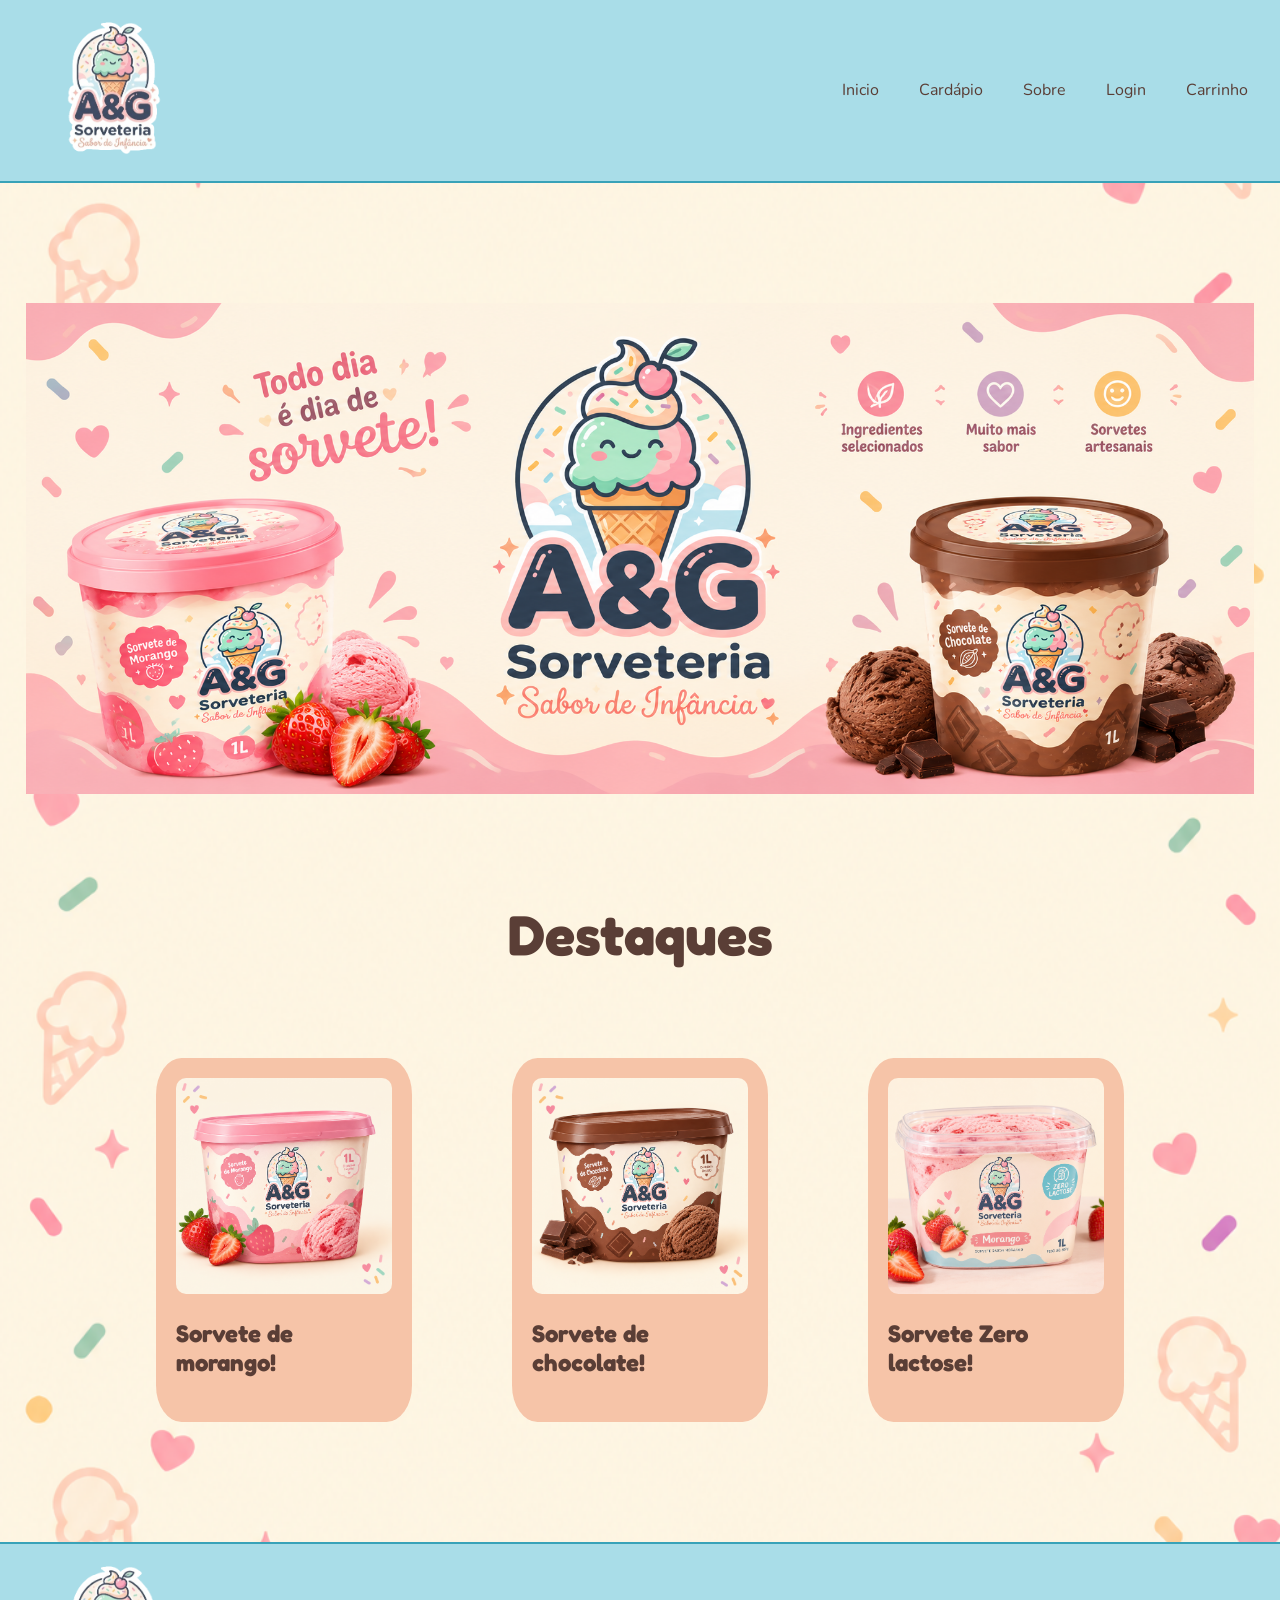
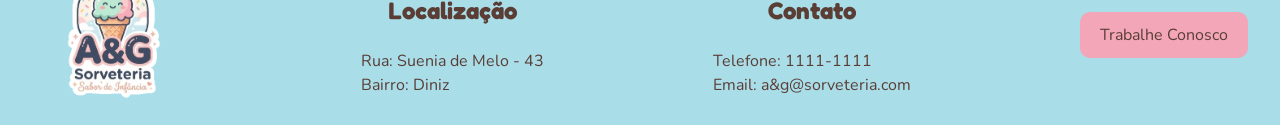
<file: index.html>
<!DOCTYPE html>
<html lang="pt-br">
<head>
    <meta charset="UTF-8">
    <meta name="viewport" content="width=device-width, initial-scale=1.0">
    <title>A&G sorveteria</title>
    <link rel="icon" type="imagem/png" href="imagens/Logo.png">
    <link rel="stylesheet" href="css/style.css">
</head>
<body>
    <header class="cabecalho">
        
        <img class="logo" src="imagens/Logo.png" alt="logo da A&G sorveteria">
        
        <nav class="navegacao">
            <ul>
                <li><a href="index.html">Inicio</a></li>
                <li><a href="paginas/Cardapio.html">Cardápio</a></li>
                <li><a href="paginas/Sobre.html">Sobre</a></li>
                <li><a href="paginas/Login.html">Login</a></li>
                <li><a href="paginas/Carrinho.html">Carrinho</a></li>
            </ul>
        </nav>
    </header>

    <main class="principal">

        <img class="banner" src="imagens/banner.png" alt="banner da A&G Sorveteria">


        <section class="destaques">
            <h1>Destaques</h1>

            <div class="cards">
                <a href="paginas/Produtos/Morango1l.html">
                    <article>
                        <img src="imagens/morango1l.png" alt="imagem de sorvete">
                        <h2>Sorvete de morango!</h2>
                    </article>
                </a>

                <a href="paginas/Produtos/Chocolate1l.html">
                    <article>
                        <img src="imagens/chocolate1l.png" alt="imagem de sorvete">
                        <h2>Sorvete de chocolate!</h2>
                    </article>
                </a>

                <a href="paginas/Produtos/Morango0.html">
                    <article>
                        <img src="imagens/morango0.png" alt="imagem de sorvete">
                        <h2>Sorvete Zero lactose!</h2>
                    </article>
                </a>
            </div>
        </section>
    </main>

    <footer class="rodape">
        <img class="logo" src="imagens/Logo.png" alt="logo da A%G sorveteria">

        <section>
            <h2>Localização</h2>
            <p>Rua: Suenia de Melo - 43</p>
            <p>Bairro: Diniz</p>
        </section>

        <section>
            <h2>Contato</h2>
            <p>Telefone: 1111-1111</p>
            <p>Email: a&g@sorveteria.com</p>
        </section>

        <a class="botao" href="paginas/Trabalhe.html">Trabalhe Conosco</a>

    </footer>

    <script src="js/script.js"></script>
</body>
</html>
</file>
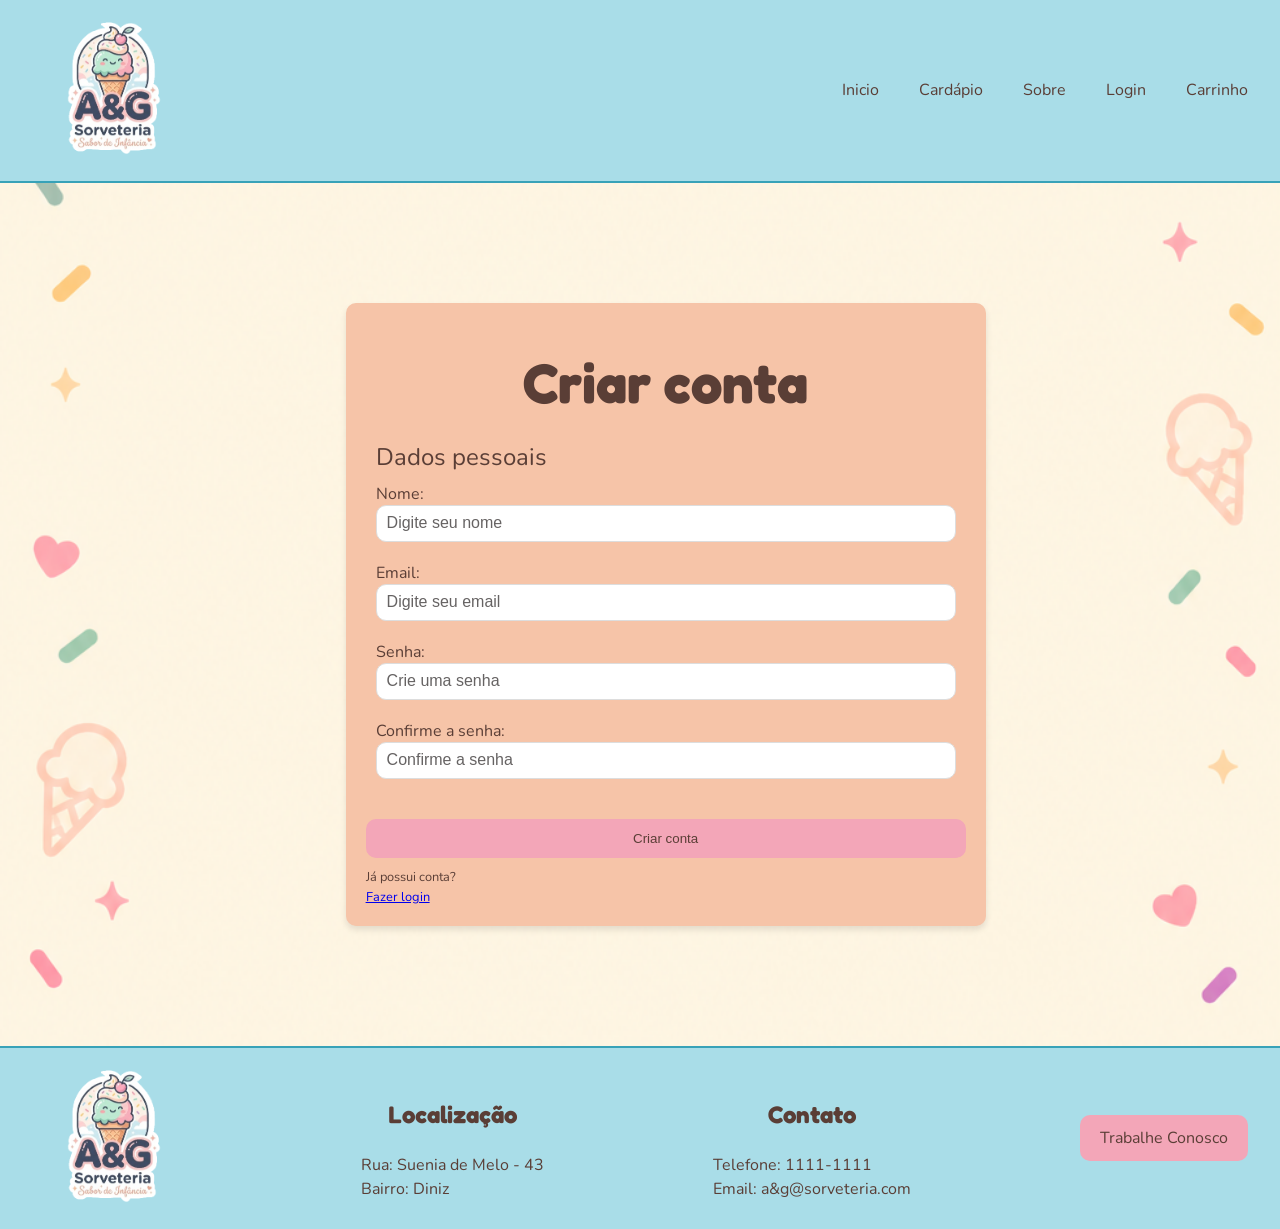
<file: paginas/Cadastro.html>
<!DOCTYPE html>
<html lang="pt-br">
<head>
    <meta charset="UTF-8">
    <meta name="viewport" content="width=device-width, initial-scale=1.0">
    <title>A&G Sorveteria</title>
    <link rel="icon" type="imagem/png" href="../imagens/Logo.png">
    <link rel="stylesheet" href="../css/style.css">

</head>
<body>
    <header class="cabecalho">
        
        <img class="logo" src="../imagens/Logo.png" alt="logo da A&G sorveteria">
        
        <nav class="navegacao">
            <ul>
                <li><a href="../index.html">Inicio</a></li>
                <li><a href="Cardapio.html">Cardápio</a></li>
                <li><a href="Sobre.html">Sobre</a></li>
                <li><a href="Login.html">Login</a></li>
                <li><a href="Carrinho.html">Carrinho</a></li>
            </ul>
        </nav>
    </header>

    <main class="aba_cadastro">
        <section class="cadastro">
            <h1>Criar conta</h1>
            <form class="fazer_cadastro" id="form_cadastro">
                <fieldset>
                    <legend>Dados pessoais</legend>
                
                    <label for="nome">Nome:</label>
                    <input id="nome" name="nome" type="text" placeholder="Digite seu nome" required>

                    <label for="email">Email:</label>
                    <input id="email" name="email" type="email" placeholder="Digite seu email" required>

                    <label for="senha">Senha:</label>
                    <input id="senha" name="senha" type="password" placeholder="Crie uma senha" minlength="4" required>

                    <label for="confirma">Confirme a senha:</label>
                    <input id="confirma" name="confirma" type="password" placeholder="Confirme a senha" minlength="4" required>
                    <div id="erro" class="mensagem_erro"></div>
                </fieldset>
                <button type="submit" class="botao">Criar conta</button>
                
            </form>
            <div class="entrar">
                <p>Já possui conta?</p>
                <a href="Login.html">Fazer login</a>
            </div>

        </section>
    </main>
    
    <footer class="rodape">
        <img class="logo" src="../imagens/Logo.png" alt="logo da A%G sorveteria">

        <section>
            <h2>Localização</h2>
            <p>Rua: Suenia de Melo - 43</p>
            <p>Bairro: Diniz</p>
        </section>

        <section>
            <h2>Contato</h2>
            <p>Telefone: 1111-1111</p>
            <p>Email: a&g@sorveteria.com</p>
        </section>

        <a class="botao" href="Trabalhe.html">Trabalhe Conosco</a>
    </footer>

    <script src="../js/script.js"></script>
</body>
</html>
</file>
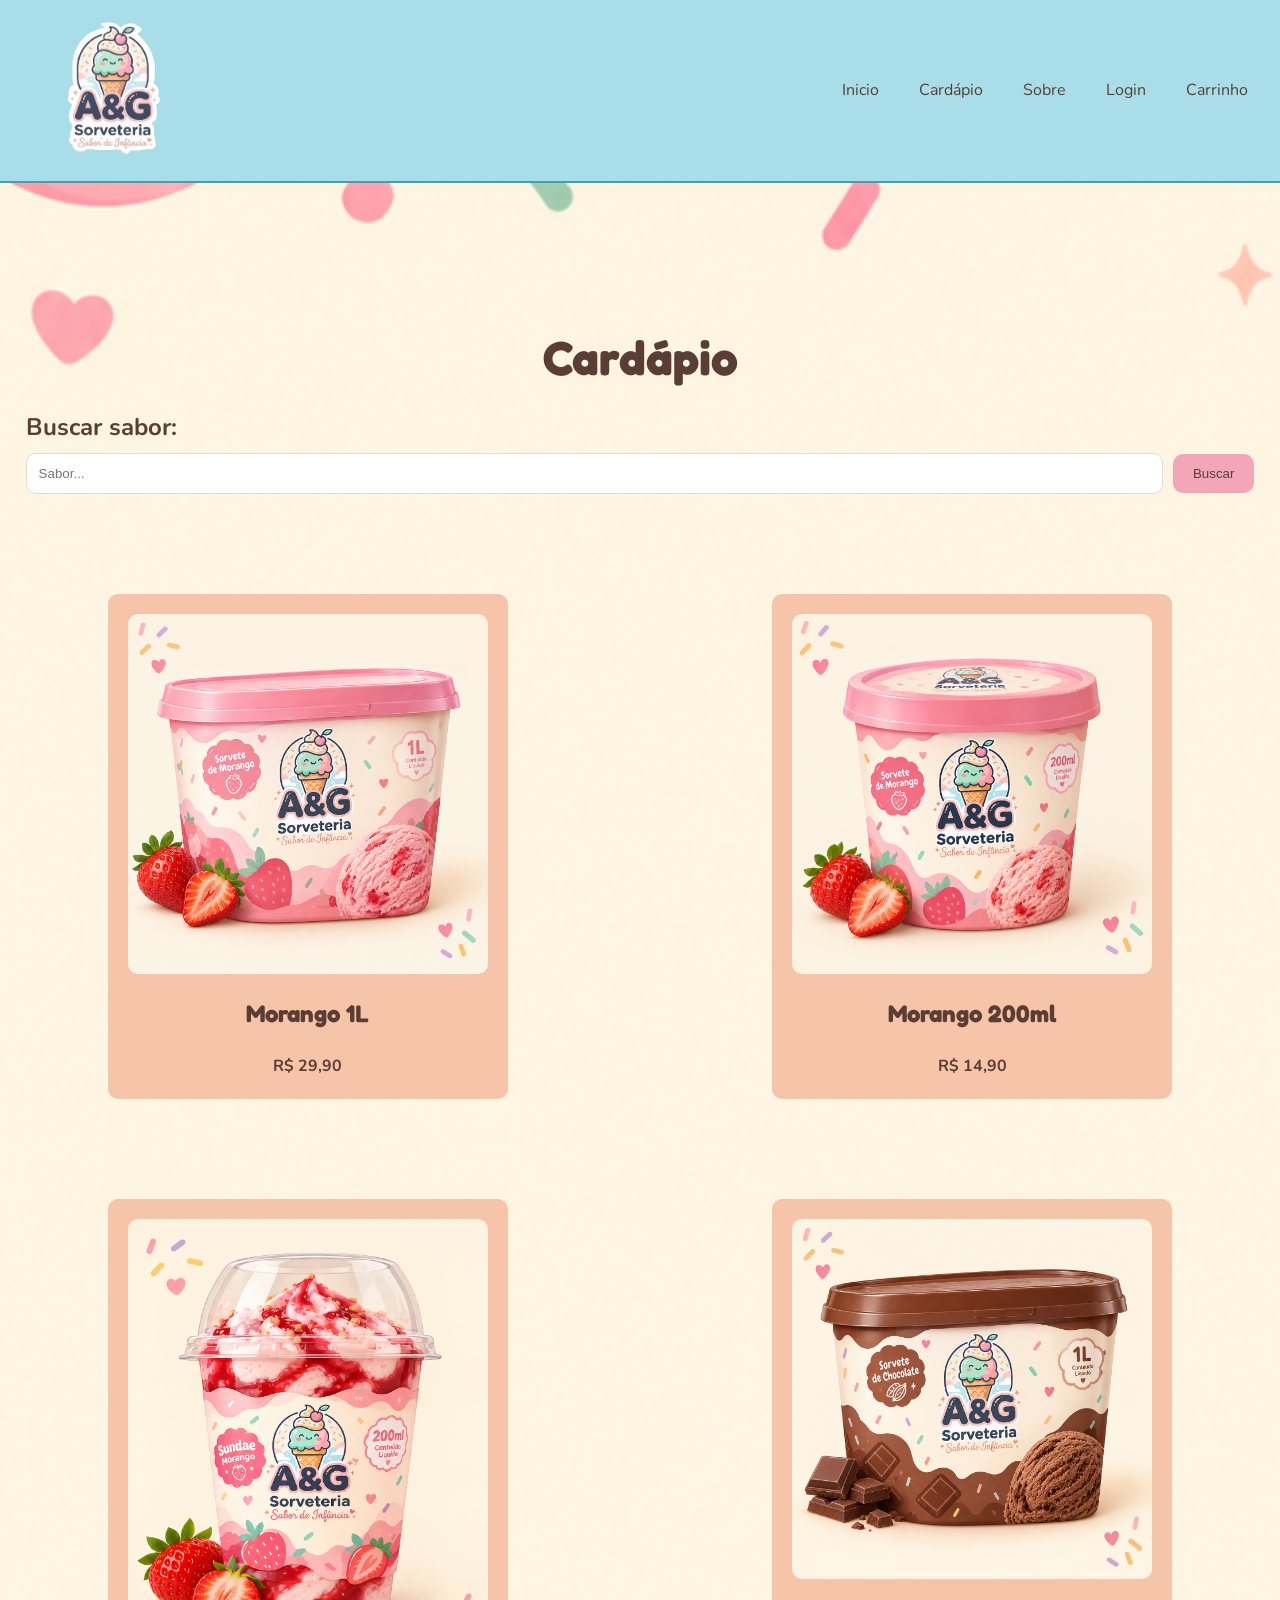
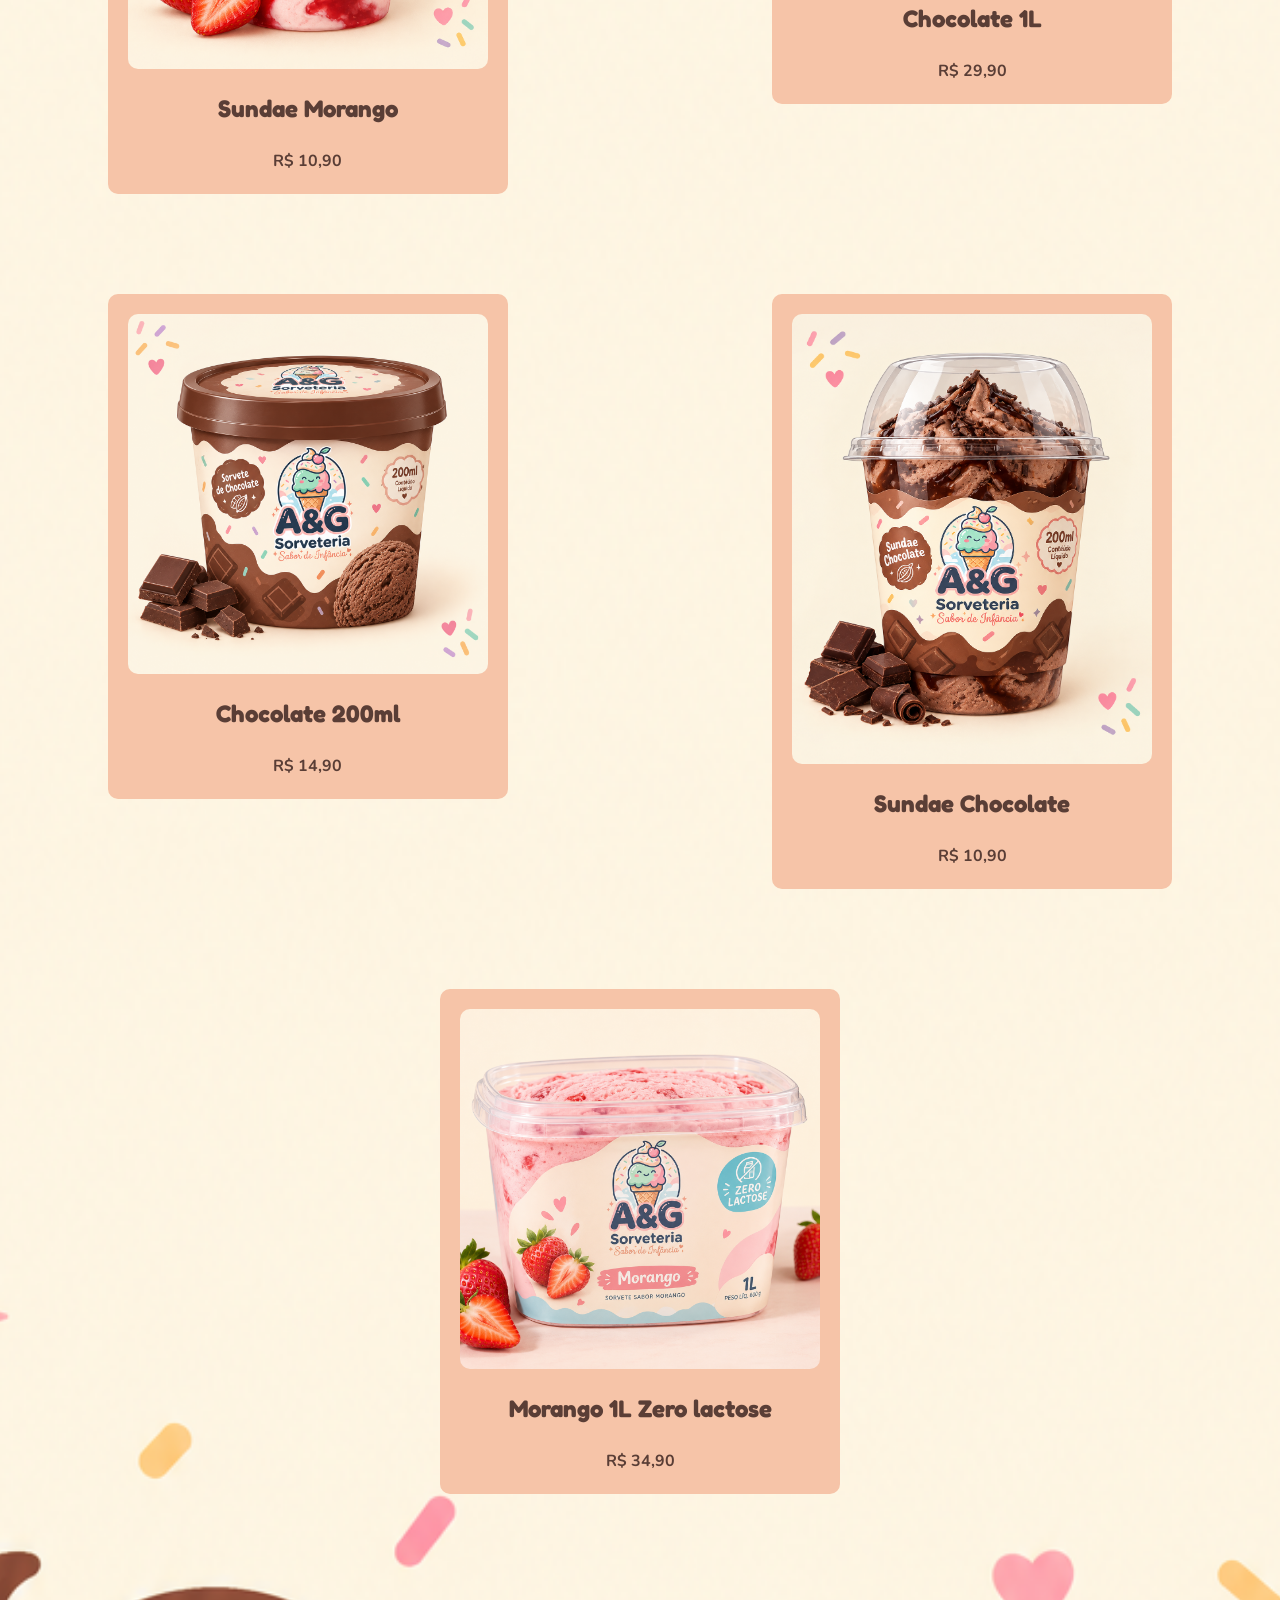
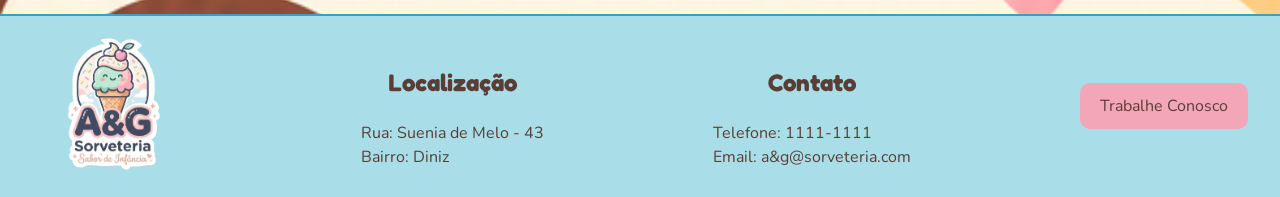
<file: paginas/Cardapio.html>
<!DOCTYPE html>
<html lang="pt-br">
<head>
    <meta charset="UTF-8">
    <meta name="viewport" content="width=device-width, initial-scale=1.0">
    <title>A&G Sorveteria</title>
    <link rel="icon" type="imagem/png" href="../imagens/Logo.png">
    <link rel="stylesheet" href="../css/style.css">
</head>
<body>
    <header class="cabecalho">
        
        <img class="logo" src="../imagens/Logo.png" alt="logo da A&G sorveteria">
        
        <nav class="navegacao">
            <ul>
                <li><a href="../index.html">Inicio</a></li>
                <li><a href="Cardapio.html">Cardápio</a></li>
                <li><a href="Sobre.html">Sobre</a></li>
                <li><a href="Login.html">Login</a></li>
                <li><a href="Carrinho.html">Carrinho</a></li>
            </ul>
        </nav>
    </header>

    <main>
        <section class="cardapio">
            <h1>Cardápio</h1>

            <form class="busca">
                <label for="pesquisa">Buscar sabor:</label>
                <input type="search" id="pesquisa" placeholder="Sabor...">
                <button type="submit" class="botao">Buscar</button>
            </form>

            <div class="sabores">
                <a class="produto-card" href="Produtos/Morango1l.html">
                    <article>
                        <img src="../imagens/morango1l.png" alt="Sorvete de morango de 1 Litro">
                        <div>
                            <h2>Morango 1L</h2>
                            <p>R$ 29,90</p>
                        </div>
                    </article>
                </a>

                <a class="produto-card" href="Produtos/Morango.html">
                    <article>
                        <img src="../imagens/morango.png" alt="Sorvete de morango de 200ml">
                        <div>
                            <h2>Morango 200ml</h2>
                            <p>R$ 14,90</p>
                        </div>
                    </article>
                </a>

                <a class="produto-card" href="Produtos/sundae_morango.html">
                    <article>
                        <img src="../imagens/sundae_morango.png" alt="Sundae de morango">
                        <div>
                            <h2>Sundae Morango</h2>
                            <p>R$ 10,90</p>
                        </div>
                    </article>
                </a>

                <a class="produto-card" href="Produtos/Chocolate1l.html">
                    <article>
                        <img src="../imagens/chocolate1l.png" alt="Sorvete de chocolate de 1 Litro">
                        <div>
                            <h2>Chocolate 1L</h2>
                            <p>R$ 29,90</p>
                        </div>
                    </article>
                </a>

                <a class="produto-card" href="Produtos/Chocolate.html">
                    <article>
                        <img src="../imagens/chocolate.png" alt="Sorvete de chocolate de 200ml">
                        <div>
                            <h2>Chocolate 200ml</h2>
                            <p>R$ 14,90</p>
                        </div>
                    </article>
                </a>

                <a class="produto-card" href="Produtos/sundae_chocolate.html">
                    <article>
                        <img src="../imagens/sundae_chocolate.png" alt="Sundae de chocolate">
                        <div>
                            <h2>Sundae Chocolate</h2>
                            <p>R$ 10,90</p>
                        </div>
                    </article>
                </a>

                <a class="produto-card" href="Produtos/Morango0.html">
                    <article>
                        <img src="../imagens/morango0.png" alt="Sorvete de morango de 1 Litro zero lactose">
                        <div>
                            <h2>Morango 1L Zero lactose</h2>
                            <p>R$ 34,90</p>
                        </div>
                    </article>
                </a>
            </div>

        </section>

    </main>
    
    <footer class="rodape">
        <img class="logo" src="../imagens/Logo.png" alt="logo da A%G sorveteria">

        <section>
            <h2>Localização</h2>
            <p>Rua: Suenia de Melo - 43</p>
            <p>Bairro: Diniz</p>
        </section>

        <section>
            <h2>Contato</h2>
            <p>Telefone: 1111-1111</p>
            <p>Email: a&g@sorveteria.com</p>
        </section>

        <a class="botao" href="Trabalhe.html">Trabalhe Conosco</a>

    </footer>

    <script src="../js/script.js"></script>
</body>
</html>
</file>
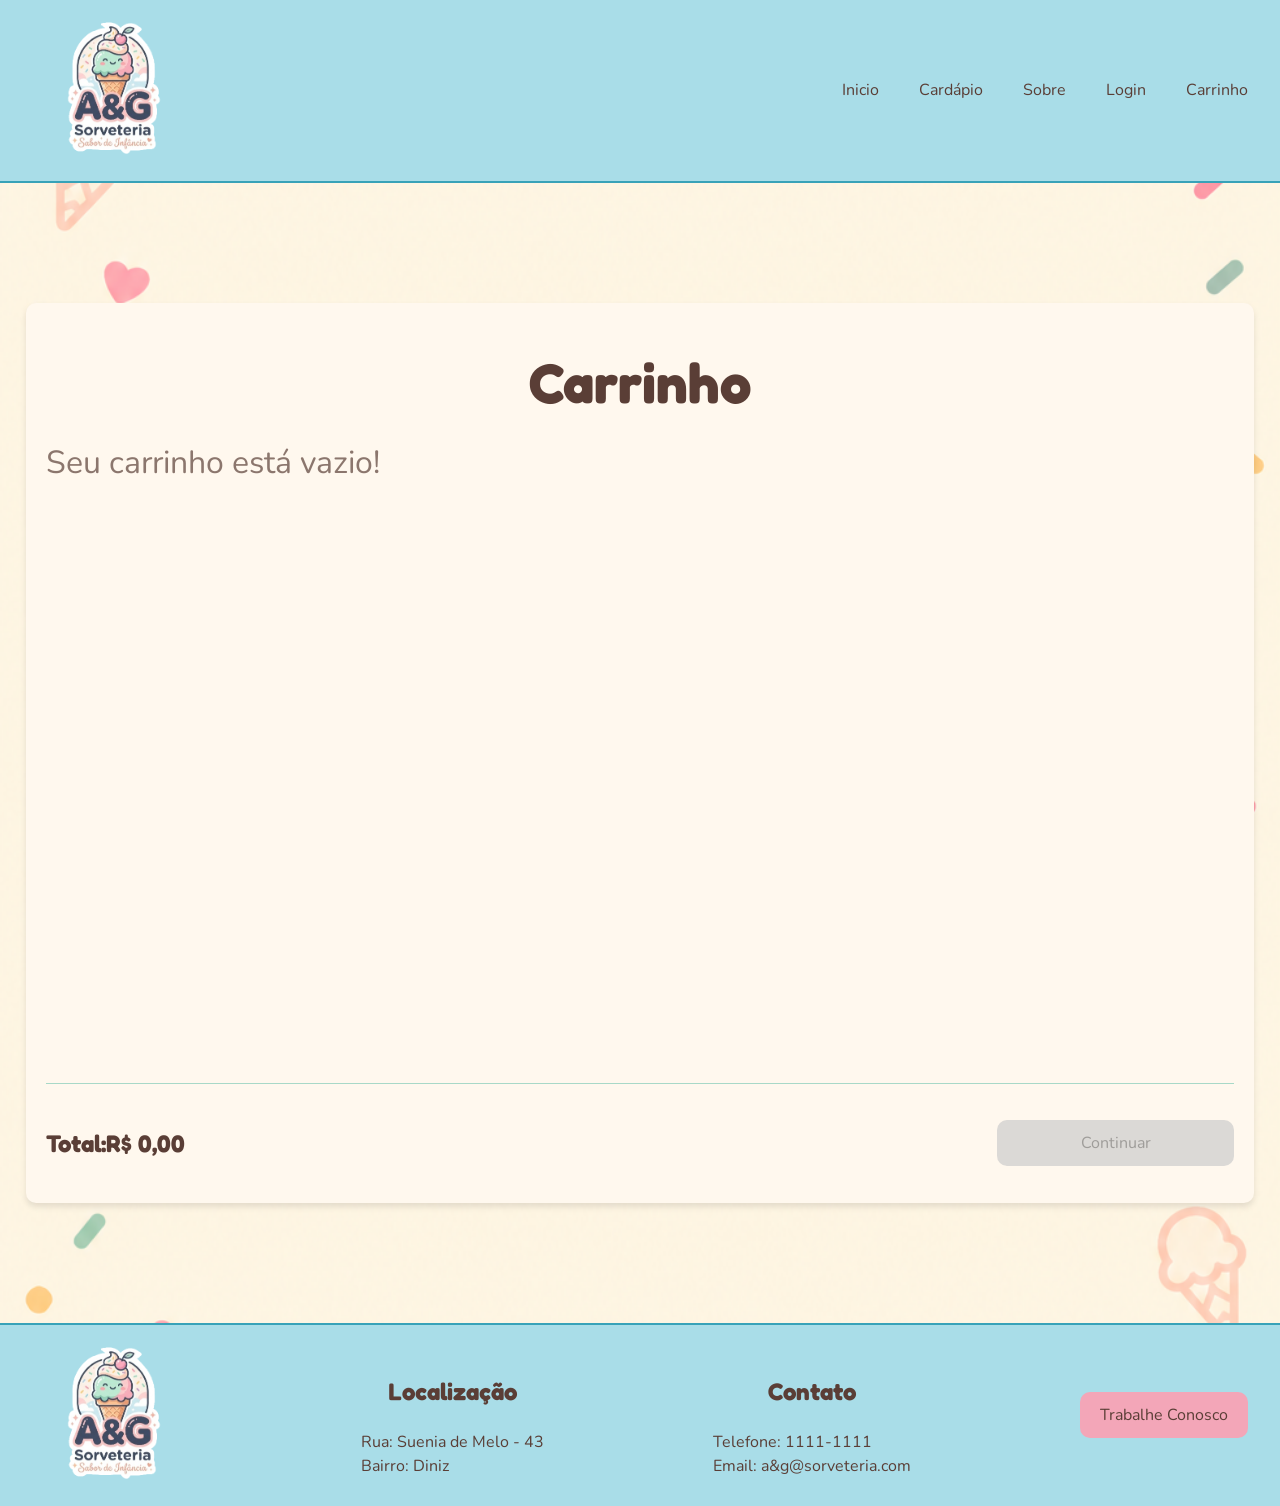
<file: paginas/Carrinho.html>
<!DOCTYPE html>
<html lang="pt-br">
<head>
    <meta charset="UTF-8">
    <meta name="viewport" content="width=device-width, initial-scale=1.0">
    <title>A&G Sorveteria</title>
    <link rel="icon" type="imagem/png" href="../imagens/Logo.png">
    <link rel="stylesheet" href="../css/style.css">
</head>
<body>
    <header class="cabecalho">
        
        <img class="logo" src="../imagens/Logo.png" alt="logo da A&G sorveteria">
        
        <nav class="navegacao">
            <ul>
                <li><a href="../index.html">Inicio</a></li>
                <li><a href="Cardapio.html">Cardápio</a></li>
                <li><a href="Sobre.html">Sobre</a></li>
                <li><a href="Login.html">Login</a></li>
                <li><a href="Carrinho.html">Carrinho</a></li>
            </ul>
        </nav>
    </header>

    <main class="aba_carrinho">
        <section class="carrinho">
            <div class="compras">
                <h1>Carrinho</h1>

                <div id="produtos"></div>
                <p id="vazio">Seu carrinho está vazio!</p>
            </div>

            <div class="continuar">
                <h2>Total:<span id="total">R$ 0,00</span></h2>
                <a href="Pedido.html" class="botao" id="continuar">Continuar</a>
            </div>

        </section>
    </main>
    
    <footer class="rodape">
        <img class="logo" src="../imagens/Logo.png" alt="logo da A%G sorveteria">

        <section>
            <h2>Localização</h2>
            <p>Rua: Suenia de Melo - 43</p>
            <p>Bairro: Diniz</p>
        </section>

        <section>
            <h2>Contato</h2>
            <p>Telefone: 1111-1111</p>
            <p>Email: a&g@sorveteria.com</p>
        </section>

        <a class="botao" href="Trabalhe.html">Trabalhe Conosco</a>
    </footer>

    <script src="../js/script.js"></script>
</body>
</html>
</file>
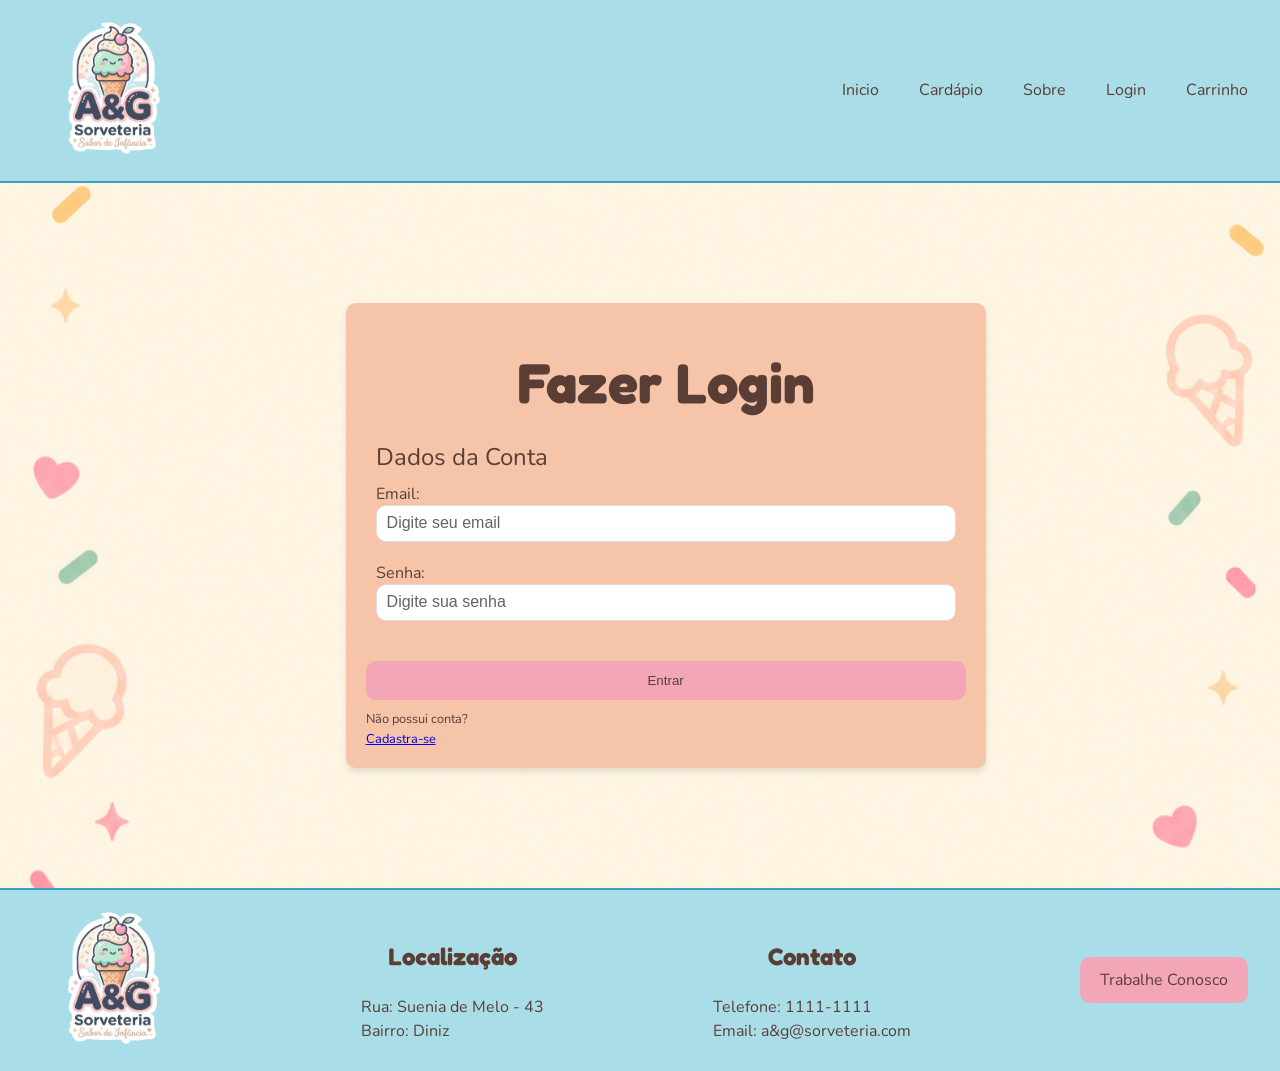
<file: paginas/Login.html>
<!DOCTYPE html>
<html lang="pt-br">
<head>
    <meta charset="UTF-8">
    <meta name="viewport" content="width=device-width, initial-scale=1.0">
    <title>A&G Sorveteria</title>
    <link rel="icon" type="imagem/png" href="../imagens/Logo.png">
    <link rel="stylesheet" href="../css/style.css">
</head>
<body>
    <header class="cabecalho">
        
        <img class="logo" src="../imagens/Logo.png" alt="logo da A&G sorveteria">
        
        <nav class="navegacao">
            <ul>
                <li><a href="../index.html">Inicio</a></li>
                <li><a href="Cardapio.html">Cardápio</a></li>
                <li><a href="Sobre.html">Sobre</a></li>
                <li><a href="Login.html">Login</a></li>
                <li><a href="Carrinho.html">Carrinho</a></li>
            </ul>
        </nav>
    </header>

    <main class="aba_login">
        <section class="login">
            <h1>Fazer Login</h1>

        <form class="fazer_login" id="form_login">
            <fieldset>
                <legend>Dados da Conta</legend>
                <label for="email">Email:</label>
                <input id="email" name="email" type="email" placeholder="Digite seu email" required>

                <label for="senha">Senha:</label>
                <input id="senha" name="senha" type="password" placeholder="Digite sua senha" minlength="4" required>
                <div id="erro" class="mensagem_erro"></div>
            </fieldset>

            <button type="submit" class="botao">Entrar</button>

        </form>
            <div class="cadastre">
                <p>Não possui conta?</p>
                <a href="Cadastro.html">Cadastra-se</a>
            </div>
        </section>
    </main>
    
    <footer class="rodape">
        <img class="logo" src="../imagens/Logo.png" alt="logo da A%G sorveteria">

        <section>
            <h2>Localização</h2>
            <p>Rua: Suenia de Melo - 43</p>
            <p>Bairro: Diniz</p>
        </section>

        <section>
            <h2>Contato</h2>
            <p>Telefone: 1111-1111</p>
            <p>Email: a&g@sorveteria.com</p>
        </section>

        <a class="botao" href="Trabalhe.html">Trabalhe Conosco</a>
    </footer>

    <script src="../js/script.js"></script>
</body>
</html>
</file>
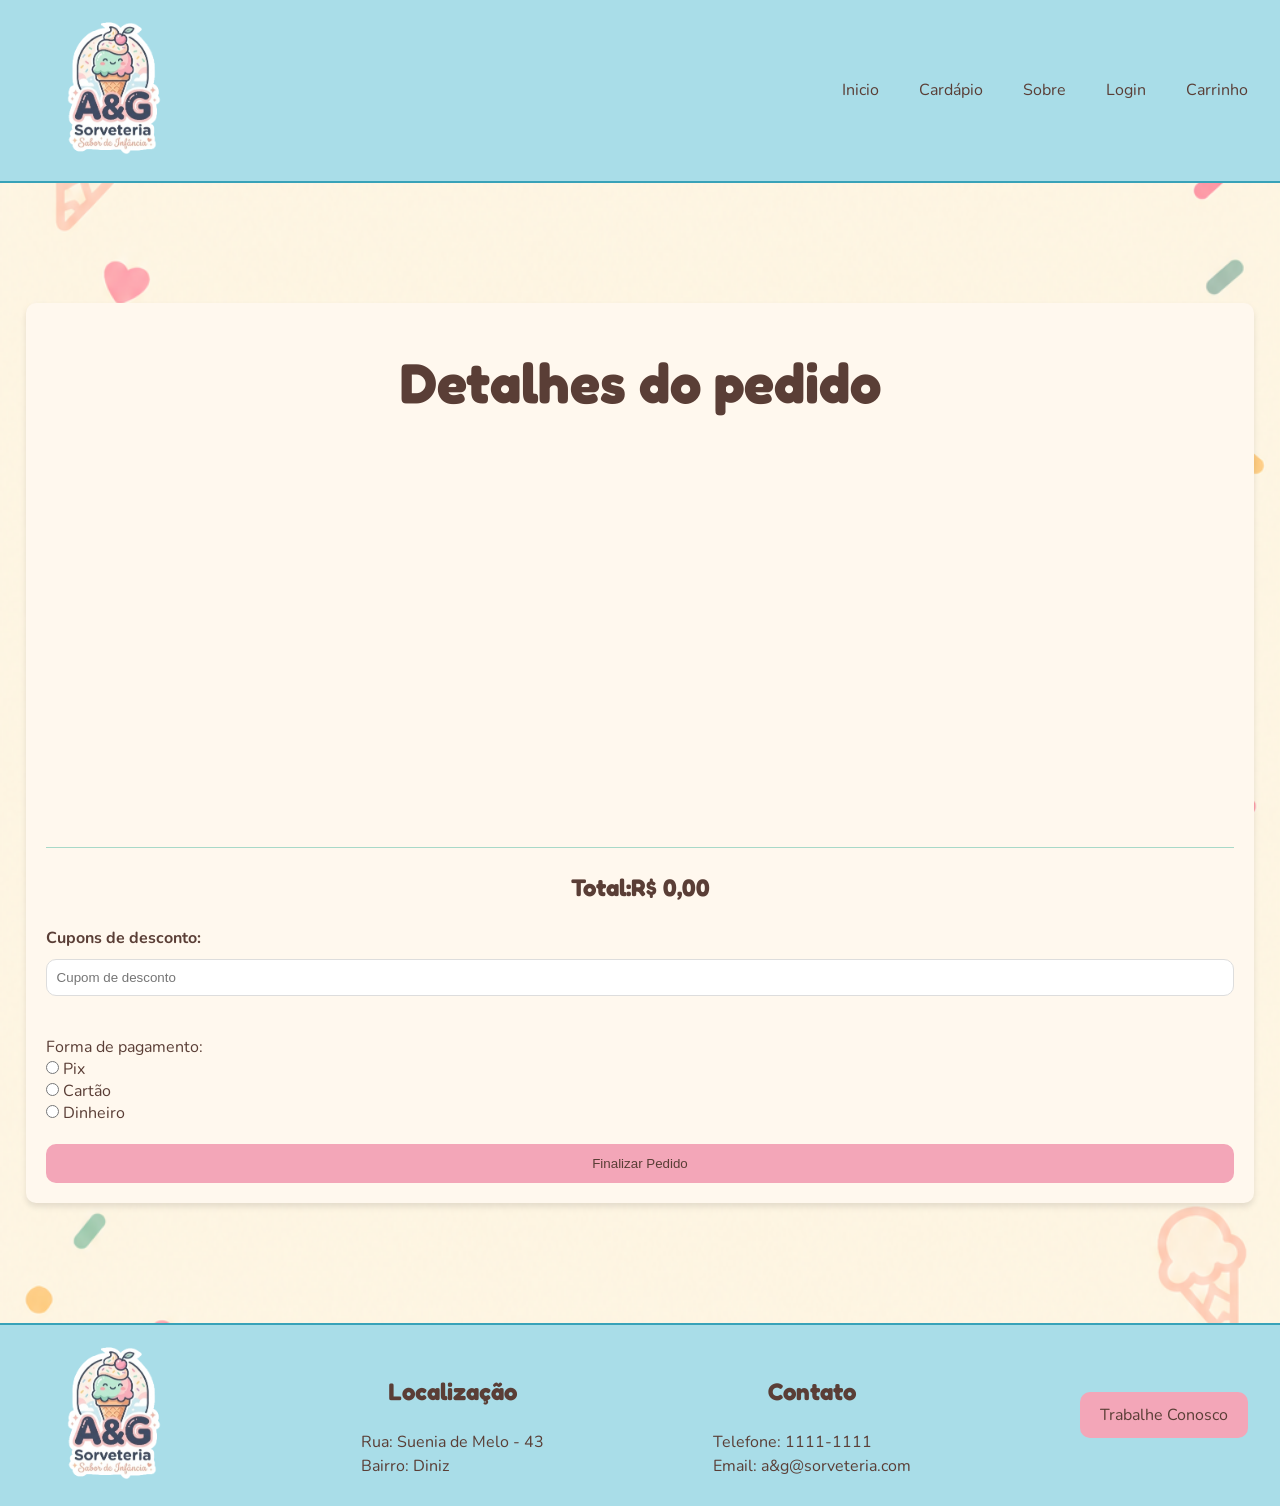
<file: paginas/Pedido.html>
<!DOCTYPE html>
<html lang="pt-br">
<head>
    <meta charset="UTF-8">
    <meta name="viewport" content="width=device-width, initial-scale=1.0">
    <title>A&G Sorveteria</title>
    <link rel="icon" type="imagem/png" href="../imagens/Logo.png">
    <link rel="stylesheet" href="../css/style.css">
</head>
<body>
    <header class="cabecalho">
        
        <img class="logo" src="../imagens/Logo.png" alt="logo da A&G sorveteria">
        
        <nav class="navegacao">
            <ul>
                <li><a href="../index.html">Inicio</a></li>
                <li><a href="Cardapio.html">Cardápio</a></li>
                <li><a href="Sobre.html">Sobre</a></li>
                <li><a href="Login.html">Login</a></li>
                <li><a href="Carrinho.html">Carrinho</a></li>
            </ul>
        </nav>
    </header>

    <main class="aba_pedido">
        <section class="pedido">
            <h1>Detalhes do pedido</h1>

            <div id="itens_pedido"></div>

            

            <div class="finalizar">
                <div class="valor">
                    <h2>Total:<span id="total">R$ 0,00</span></h2>
                </div>

                <div>
                    <form class="pedido">

                        <div class="cupom">
                            <label for="cupom">Cupons de desconto:</label>
                            <input id="cupom" name="cupom" type="text" placeholder="Cupom de desconto">
                        </div>

                        <fieldset>
                            <legend>Forma de pagamento:</legend>
                            <label><input id="pix" value="pix" name="pagamento" type="radio" required> Pix </label>
                            <label><input id="cartao" value="catao" name="pagamento" type="radio"> Cartão </label>
                            <label><input id="dinheiro" value="dinheiro" name="pagamento" type="radio"> Dinheiro </label>
                        </fieldset>
                        
                        <button type="submit" class="botao">Finalizar Pedido</button>
                    </form>
                </div>
            </div>
        </section>
        
    </main>
    
    <footer class="rodape">
        <img class="logo" src="../imagens/Logo.png" alt="logo da A%G sorveteria">

        <section>
            <h2>Localização</h2>
            <p>Rua: Suenia de Melo - 43</p>
            <p>Bairro: Diniz</p>
        </section>

        <section>
            <h2>Contato</h2>
            <p>Telefone: 1111-1111</p>
            <p>Email: a&g@sorveteria.com</p>
        </section>

        <a class="botao" href="Trabalhe.html">Trabalhe Conosco</a>
    </footer>

    <script src="../js/script.js"></script>
</body>
</html>
</file>
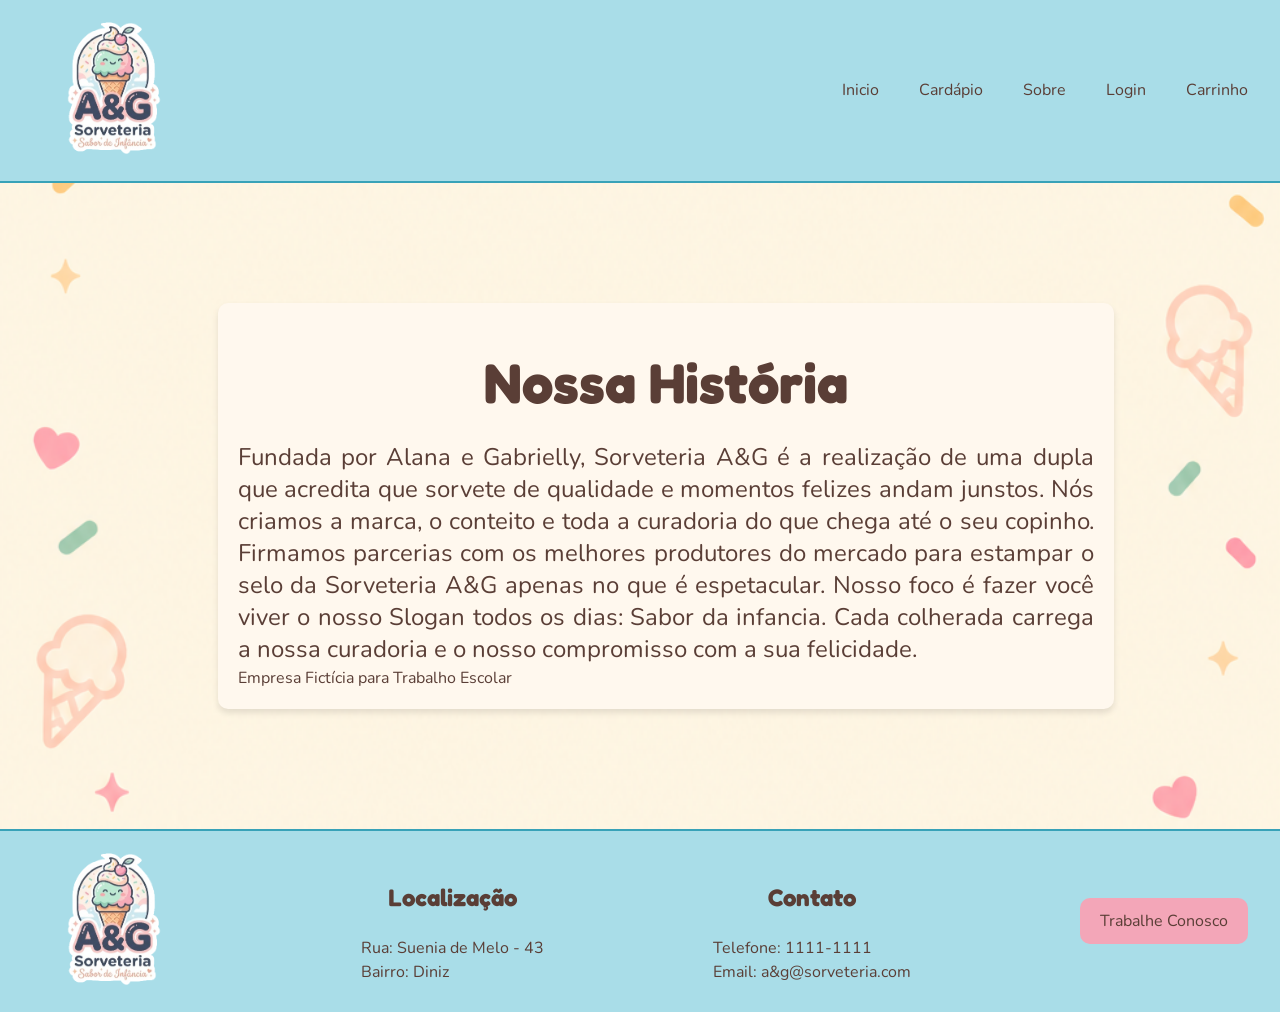
<file: paginas/Sobre.html>
<!DOCTYPE html>
<html lang="pt-br">
<head>
    <meta charset="UTF-8">
    <meta name="viewport" content="width=device-width, initial-scale=1.0">
    <title>A&G Sorveteria</title>
    <link rel="icon" type="imagem/png" href="../imagens/Logo.png">
    <link rel="stylesheet" href="../css/style.css">
</head>
<body>
    <header class="cabecalho">
        
        <img class="logo" src="../imagens/Logo.png" alt="logo da A&G sorveteria">
        
        <nav class="navegacao">
            <ul>
                <li><a href="../index.html">Inicio</a></li>
                <li><a href="Cardapio.html">Cardápio</a></li>
                <li><a href="Sobre.html">Sobre</a></li>
                <li><a href="Login.html">Login</a></li>
                <li><a href="Carrinho.html">Carrinho</a></li>
            </ul>
        </nav>
    </header>

    <main class="sobre">
        <section class="historia">
            <h1>Nossa História</h1>
            <p>Fundada por Alana e Gabrielly, Sorveteria A&G é 
                a realização de uma dupla que acredita que sorvete 
                de qualidade e momentos felizes andam junstos.
                Nós criamos a marca, o conteito e toda a curadoria do que chega até o seu copinho. 
                Firmamos parcerias com os melhores produtores do 
                mercado para estampar o selo da Sorveteria A&G apenas no que é espetacular.
                Nosso foco é fazer você viver o nosso Slogan todos os dias: Sabor da infancia.
                Cada colherada carrega a nossa curadoria e o nosso compromisso com a sua felicidade.</p>

            <aside>Empresa Fictícia para Trabalho Escolar</aside>
        </section>
    </main>
    
    <footer class="rodape">
        <img class="logo" src="../imagens/Logo.png" alt="logo da A%G sorveteria">

        <section>
            <h2>Localização</h2>
            <p>Rua: Suenia de Melo - 43</p>
            <p>Bairro: Diniz</p>
        </section>

        <section>
            <h2>Contato</h2>
            <p>Telefone: 1111-1111</p>
            <p>Email: a&g@sorveteria.com</p>
        </section>

        <a class="botao" href="Trabalhe.html">Trabalhe Conosco</a>
    </footer>

    <script src="../js/script.js"></script>
</body>
</html>
</file>
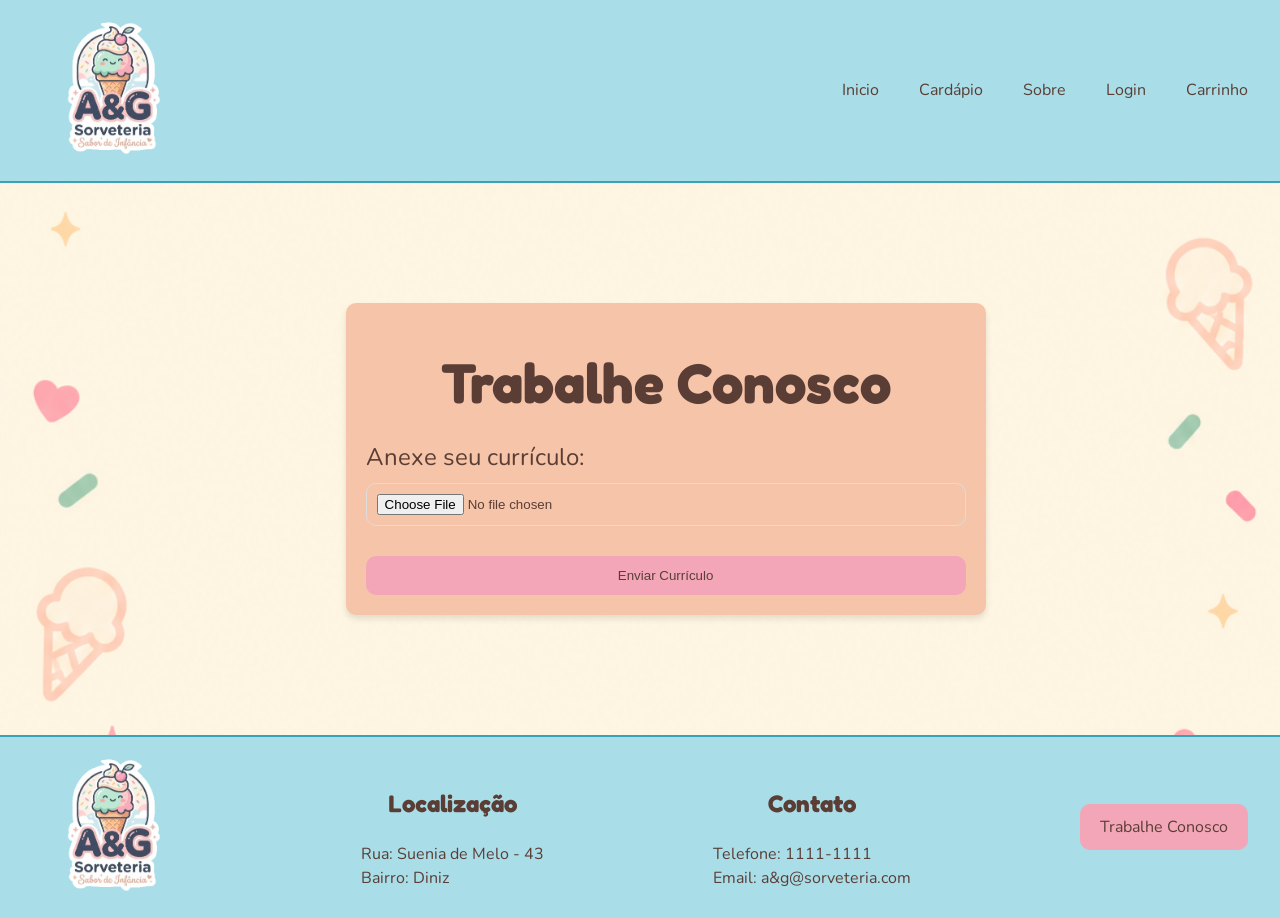
<file: paginas/Trabalhe.html>
<!DOCTYPE html>
<html lang="pt-br">
<head>
    <meta charset="UTF-8">
    <meta name="viewport" content="width=device-width, initial-scale=1.0">
    <title>A&G Sorveteria</title>
    <link rel="icon" type="imagem/png" href="../imagens/Logo.png">
    <link rel="stylesheet" href="../css/style.css">
</head>
<body>
    <header class="cabecalho">
        
        <img class="logo" src="../imagens/Logo.png" alt="logo da A&G sorveteria">
        
        <nav class="navegacao">
            <ul>
                <li><a href="../index.html">Inicio</a></li>
                <li><a href="Cardapio.html">Cardápio</a></li>
                <li><a href="Sobre.html">Sobre</a></li>
                <li><a href="Login.html">Login</a></li>
                <li><a href="Carrinho.html">Carrinho</a></li>
            </ul>
        </nav>
    </header>

    <main class="trabalhe">
        <section class="curriculo">
            <h1>Trabalhe Conosco</h1>
            <form class="enviar_curriculo">
                <label for="curriculo">Anexe seu currículo:</label>
                <input class="escondido" id="curriculo" name="curriculo" type="file" required>

                <button class="botao" type="submit">Enviar Currículo</button>
            </form>
        </section>
    </main>
    
    <footer class="rodape">
        <img  class="logo" src="../imagens/Logo.png" alt="logo da A%G sorveteria">

        <section>
            <h2>Localização</h2>
            <p>Rua: Suenia de Melo - 43</p>
            <p>Bairro: Diniz</p>
        </section>

        <section>
            <h2>Contato</h2>
            <p>Telefone: 1111-1111</p>
            <p>Email: a&g@sorveteria.com</p>
        </section>

        <a class="botao" href="Trabalhe.html">Trabalhe Conosco</a>
    </footer>

    <script src="../js/script.js"></script>
</body>
</html>
</file>
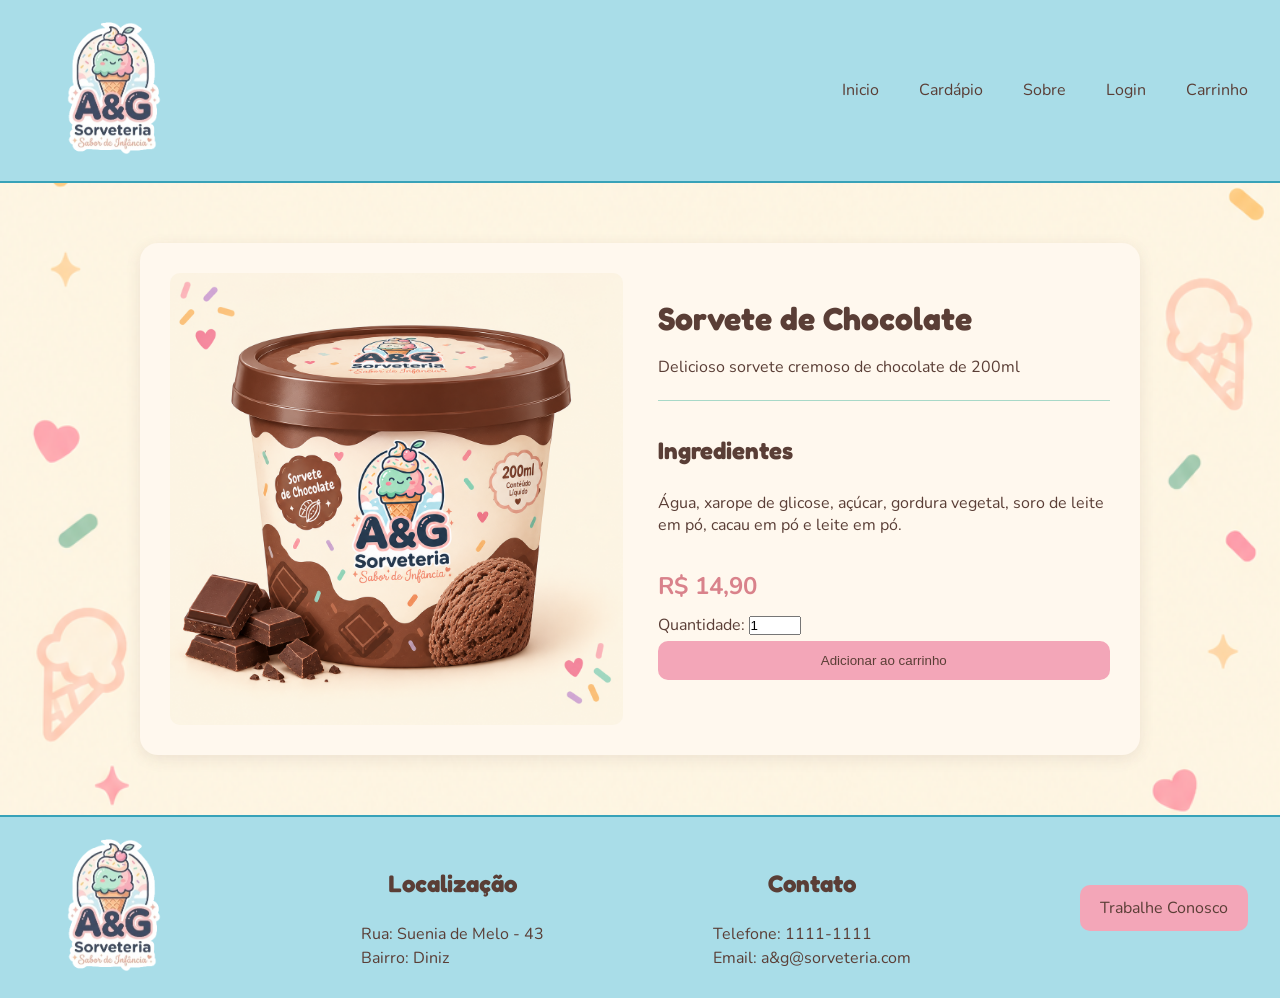
<file: paginas/Produtos/Chocolate.html>
<!DOCTYPE html>
<html lang="pt-br">
<head>
    <meta charset="UTF-8">
    <meta name="viewport" content="width=device-width, initial-scale=1.0">
    <title>A&G Sorveteria</title>
    <link rel="icon" type="imagem/png" href="../../imagens/Logo.png">
    <link rel="stylesheet" href="../../css/style.css">

</head>
<body>
   <header class="cabecalho">
        
        <img class="logo" src="../../imagens/Logo.png" alt="logo da A&G sorveteria">
        
        <nav class="navegacao">
            <ul>
                <li><a href="../../index.html">Inicio</a></li>
                <li><a href="../Cardapio.html">Cardápio</a></li>
                <li><a href="../Sobre.html">Sobre</a></li>
                <li><a href="../Login.html">Login</a></li>
                <li><a href="../Carrinho.html">Carrinho</a></li>
            </ul>
        </nav>
    </header>

    <main class="produto_descricao">
        <img src="../../imagens/chocolate.png" alt="Sorvete de chocolate de 200ml">

        <section class="detalhes">
            <div class="descricao">
                <h1>Sorvete de Chocolate</h1>
                <p>Delicioso sorvete cremoso de chocolate de 200ml</p>
            </div>

            <div class="ingredientes">
                <h2>Ingredientes</h2>
                <p>Água, xarope de glicose, açúcar, gordura vegetal, soro de leite em pó, cacau em pó e leite em pó.</p>
            </div>

            <div class="adicionar_carrinho">
                <p class="preco">R$ 14,90</p>

                <form class="compra">
                    <label for="quantidade">Quantidade:</label>
                    <input id="quantidade" name="quantidade" type="number" value="1" min="1" max="100" required>
                    <button type="button" class="botao" id="adicionar-carrinho" data-id="chocolate" data-nome="Sorvete de Chocolate" data-preco="14.90" data-imagem="../imagens/chocolate.png">Adicionar ao carrinho</button>
                </form>
            </div>
        </section>
    </main>
    
    <footer class="rodape">
        <img class="logo" src="../../imagens/Logo.png" alt="logo da A%G sorveteria">

        <section>
            <h2>Localização</h2>
            <p>Rua: Suenia de Melo - 43</p>
            <p>Bairro: Diniz</p>
        </section>

        <section>
            <h2>Contato</h2>
            <p>Telefone: 1111-1111</p>
            <p>Email: a&g@sorveteria.com</p>
        </section>

        <a class="botao" href="../Trabalhe.html">Trabalhe Conosco</a>
    </footer>

    <div id="mensagem-carrinho">
        Produto adicionado ao carrinho!
    </div>
    <script src="../../js/script.js"></script>
</body>
</html>
</file>
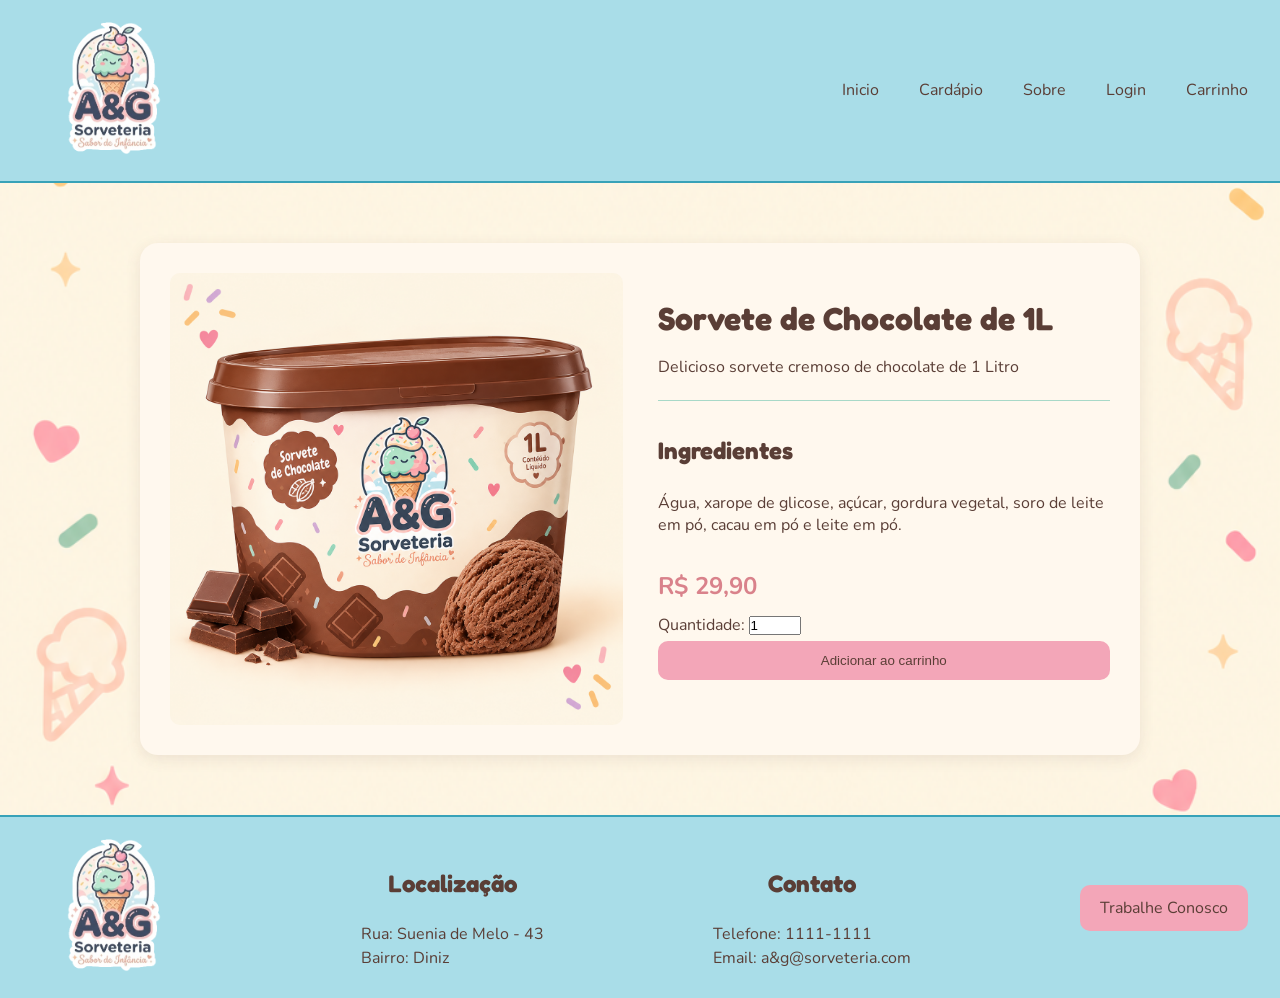
<file: paginas/Produtos/Chocolate1l.html>
<!DOCTYPE html>
<html lang="pt-br">
<head>
    <meta charset="UTF-8">
    <meta name="viewport" content="width=device-width, initial-scale=1.0">
    <title>A&G Sorveteria</title>
    <link rel="icon" type="imagem/png" href="../../imagens/Logo.png">
    <link rel="stylesheet" href="../../css/style.css">



</head>
<body>
   <header class="cabecalho">
        
        <img class="logo" src="../../imagens/Logo.png" alt="logo da A&G sorveteria">
        
        <nav class="navegacao">
            <ul>
                <li><a href="../../index.html">Inicio</a></li>
                <li><a href="../Cardapio.html">Cardápio</a></li>
                <li><a href="../Sobre.html">Sobre</a></li>
                <li><a href="../Login.html">Login</a></li>
                <li><a href="../Carrinho.html">Carrinho</a></li>
            </ul>
        </nav>
    </header>

    <main class="produto_descricao">

        <img src="../../imagens/chocolate1l.png" alt="Sorvete de chocolate de 1 Litro">

        <section class="detalhes">
            <div class="descricao">
                <h1>Sorvete de Chocolate de 1L</h1>
                <p>Delicioso sorvete cremoso de chocolate de 1 Litro</p>
            </div>

            <div class="ingredientes">
                <h2>Ingredientes</h2>
                <p>Água, xarope de glicose, açúcar, gordura vegetal, soro de leite em pó, cacau em pó e leite em pó.</p>
            </div>

            <div class="adicionar_carrinho">
                <p class="preco">R$ 29,90</p>

                <form class="compra">
                    <label for="quantidade">Quantidade:</label>
                    <input id="quantidade" name="quantidade" type="number" value="1" min="1" max="100" required>
                    <button type="button" class="botao" id="adicionar-carrinho" data-id="chocolate1l" data-nome="Sorvete de Chocolate 1L" data-preco="29.90" data-imagem="../imagens/chocolate1l.png">Adicionar ao carrinho</button>
                </form>
            </div>
        </section>
    </main>
    
    <footer class="rodape">
        <img class="logo" src="../../imagens/Logo.png" alt="logo da A%G sorveteria">

        <section>
            <h2>Localização</h2>
            <p>Rua: Suenia de Melo - 43</p>
            <p>Bairro: Diniz</p>
        </section>

        <section>
            <h2>Contato</h2>
            <p>Telefone: 1111-1111</p>
            <p>Email: a&g@sorveteria.com</p>
        </section>

        <a class="botao" href="../Trabalhe.html">Trabalhe Conosco</a>
    </footer>

    <div id="mensagem-carrinho">
        Produto adicionado ao carrinho!
    </div>
    
    <script src="../../js/script.js"></script>
</body>
</html>
</file>
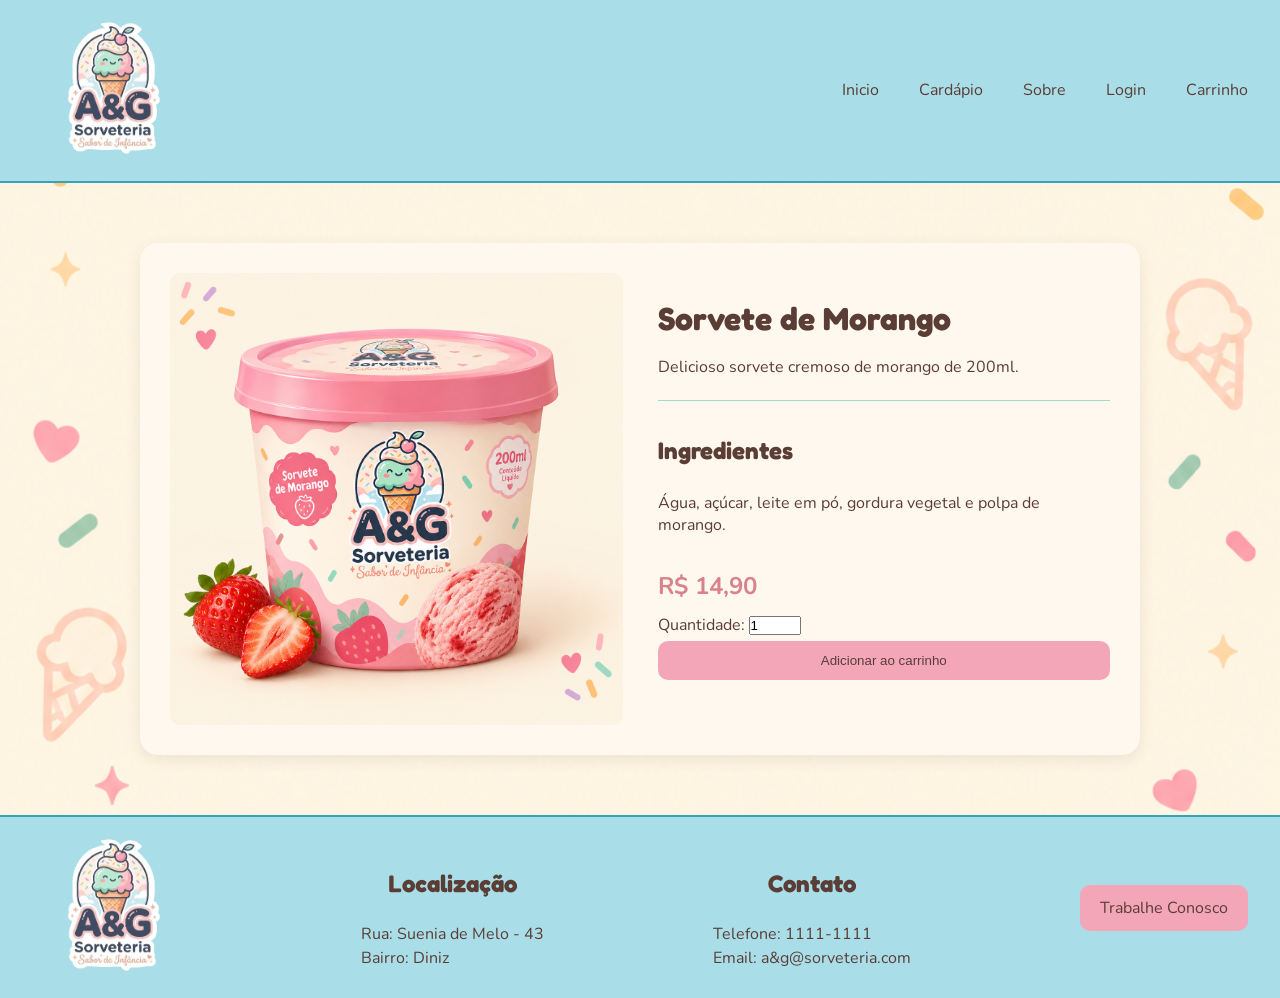
<file: paginas/Produtos/Morango.html>
<!DOCTYPE html>
<html lang="pt-br">
<head>
    <meta charset="UTF-8">
    <meta name="viewport" content="width=device-width, initial-scale=1.0">
    <title>A&G Sorveteria</title>
    <link rel="icon" type="imagem/png" href="../../imagens/Logo.png">
    <link rel="stylesheet" href="../../css/style.css">
</head>
<body>
   <header class="cabecalho">
        
        <img class="logo" src="../../imagens/Logo.png" alt="logo da A&G sorveteria">
        
        <nav class="navegacao">
            <ul>
                <li><a href="../../index.html">Inicio</a></li>
                <li><a href="../Cardapio.html">Cardápio</a></li>
                <li><a href="../Sobre.html">Sobre</a></li>
                <li><a href="../Login.html">Login</a></li>
                <li><a href="../Carrinho.html">Carrinho</a></li>
            </ul>
        </nav>
    </header>

    <main class="produto_descricao">
        <img src="../../imagens/morango.png" alt="Sorvete de morango de 200ml">

        <section class="detalhes">
            <div class="descricao">
                <h1>Sorvete de Morango</h1>
                <p>Delicioso sorvete cremoso de morango de 200ml.</p>
            </div>

            <div class="ingredientes">
                <h2>Ingredientes</h2>
                <p>Água, açúcar, leite em pó, gordura vegetal e polpa de morango.</p>
            </div>

            <div class="adicionar_carrinho">
                <p class="preco">R$ 14,90</p>

                <form class="compra">
                    <label for="quantidade">Quantidade:</label>
                    <input id="quantidade" name="quantidade" type="number" value="1" min="1" max="100" required>
                    <button type="button" class="botao" id="adicionar-carrinho" data-id="morango" data-nome="Sorvete de Morango" data-preco="14.90" data-imagem="../imagens/morango.png">Adicionar ao carrinho</button>
                </form>
            </div>
            
        </section>
    </main>
    
    <footer class="rodape">
        <img class="logo" src="../../imagens/Logo.png" alt="logo da A%G sorveteria">

        <section>
            <h2>Localização</h2>
            <p>Rua: Suenia de Melo - 43</p>
            <p>Bairro: Diniz</p>
        </section>

        <section>
            <h2>Contato</h2>
            <p>Telefone: 1111-1111</p>
            <p>Email: a&g@sorveteria.com</p>
        </section>

        <a class="botao" href="../Trabalhe.html">Trabalhe Conosco</a>
    </footer>

    <div id="mensagem-carrinho">
        Produto adicionado ao carrinho!
    </div>

    <script src="../../js/script.js"></script>

</body>
</html>
</file>
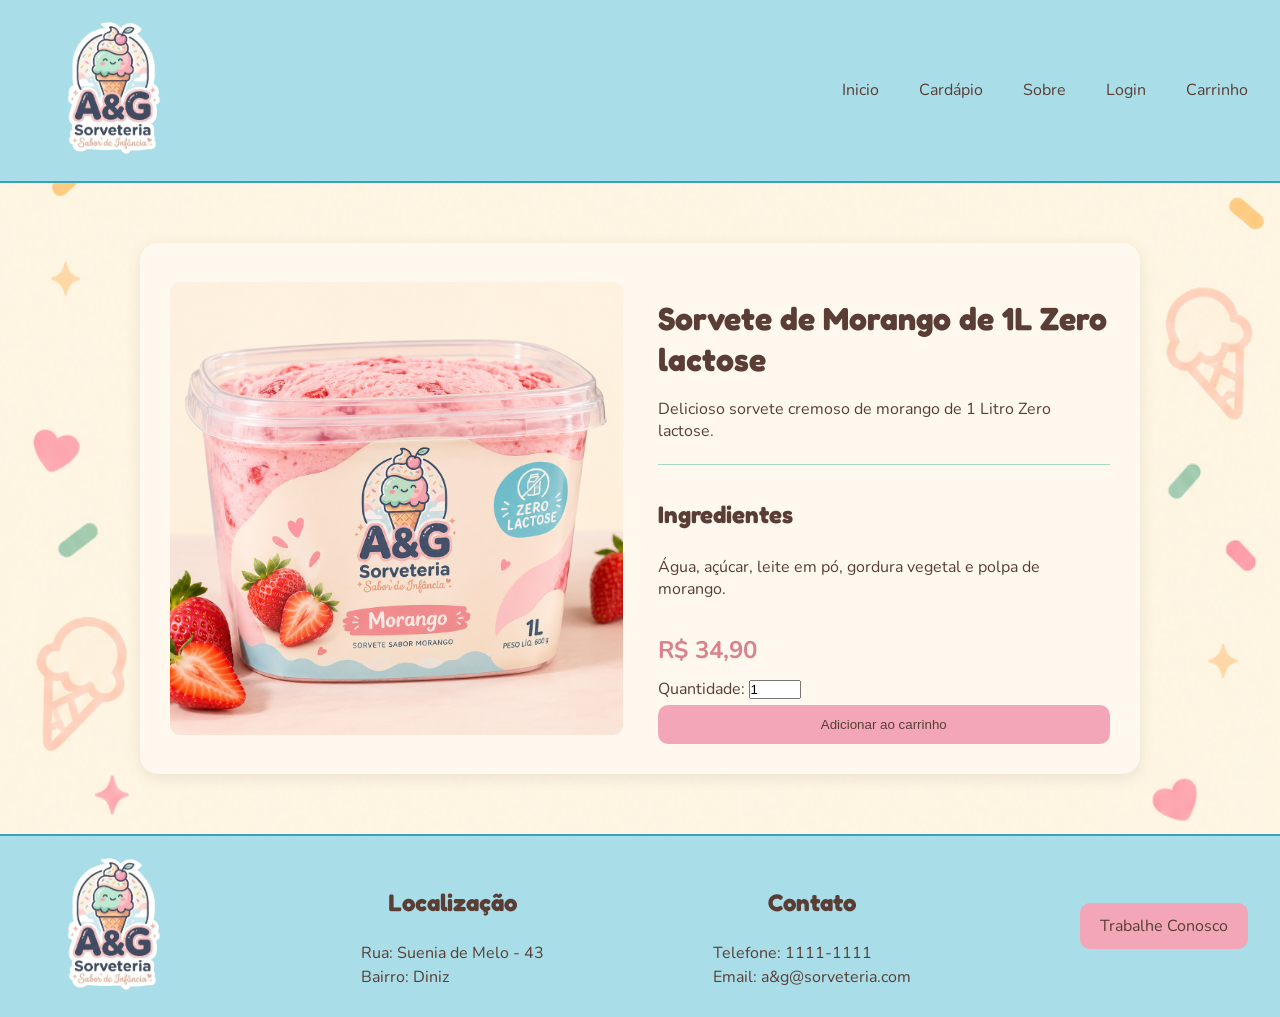
<file: paginas/Produtos/Morango0.html>
<!DOCTYPE html>
<html lang="pt-br">
<head>
    <meta charset="UTF-8">
    <meta name="viewport" content="width=device-width, initial-scale=1.0">
    <title>A&G Sorveteria</title>
    <link rel="icon" type="imagem/png" href="../../imagens/Logo.png">
    <link rel="stylesheet" href="../../css/style.css">

</head>
<body>
   <header class="cabecalho">
        
        <img class="logo" src="../../imagens/Logo.png" alt="logo da A&G sorveteria">
        
        <nav class="navegacao">
            <ul>
                <li><a href="../../index.html">Inicio</a></li>
                <li><a href="../Cardapio.html">Cardápio</a></li>
                <li><a href="../Sobre.html">Sobre</a></li>
                <li><a href="../Login.html">Login</a></li>
                <li><a href="../Carrinho.html">Carrinho</a></li>
            </ul>
        </nav>
    </header>

    <main class="produto_descricao">
        <img src="../../imagens/morango0.png" alt="Sorvete de morango de 1 Litro">

        <section class="detalhes">
            <div class="descricao">
                <h1>Sorvete de Morango de 1L Zero lactose</h1>
                <p>Delicioso sorvete cremoso de morango de 1 Litro Zero lactose.</p>
            </div>

            <div class="ingredientes">
                 <h2>Ingredientes</h2>
                <p>Água, açúcar, leite em pó, gordura vegetal e polpa de morango.</p>
            </div>

            <div class="adicionar_carrinho">
                <p class="preco">R$ 34,90</p>

                <form class="compra">
                    <label for="quantidade">Quantidade:</label>
                    <input id="quantidade" name="quantidade" type="number" value="1" min="1" max="100" required>
                    <button type="button" class="botao" id="adicionar-carrinho" data-id="morango0" data-nome="Sorvete de Morango 1L Zero" data-preco="34.90"  data-imagem="../imagens/morango0.png">Adicionar ao carrinho</button>
                </form>
            </div>
            
        </section>
    </main>

    <footer class="rodape">
        <img class="logo" src="../../imagens/Logo.png" alt="logo da A%G sorveteria">

        <section>
            <h2>Localização</h2>
            <p>Rua: Suenia de Melo - 43</p>
            <p>Bairro: Diniz</p>
        </section>

        <section>
            <h2>Contato</h2>
            <p>Telefone: 1111-1111</p>
            <p>Email: a&g@sorveteria.com</p>
        </section>

        <a class="botao" href="../Trabalhe.html">Trabalhe Conosco</a>
    </footer>

    <div id="mensagem-carrinho">
        Produto adicionado ao carrinho!
    </div>

    <script src="../../js/script.js"></script>

</body>
</html>
</file>
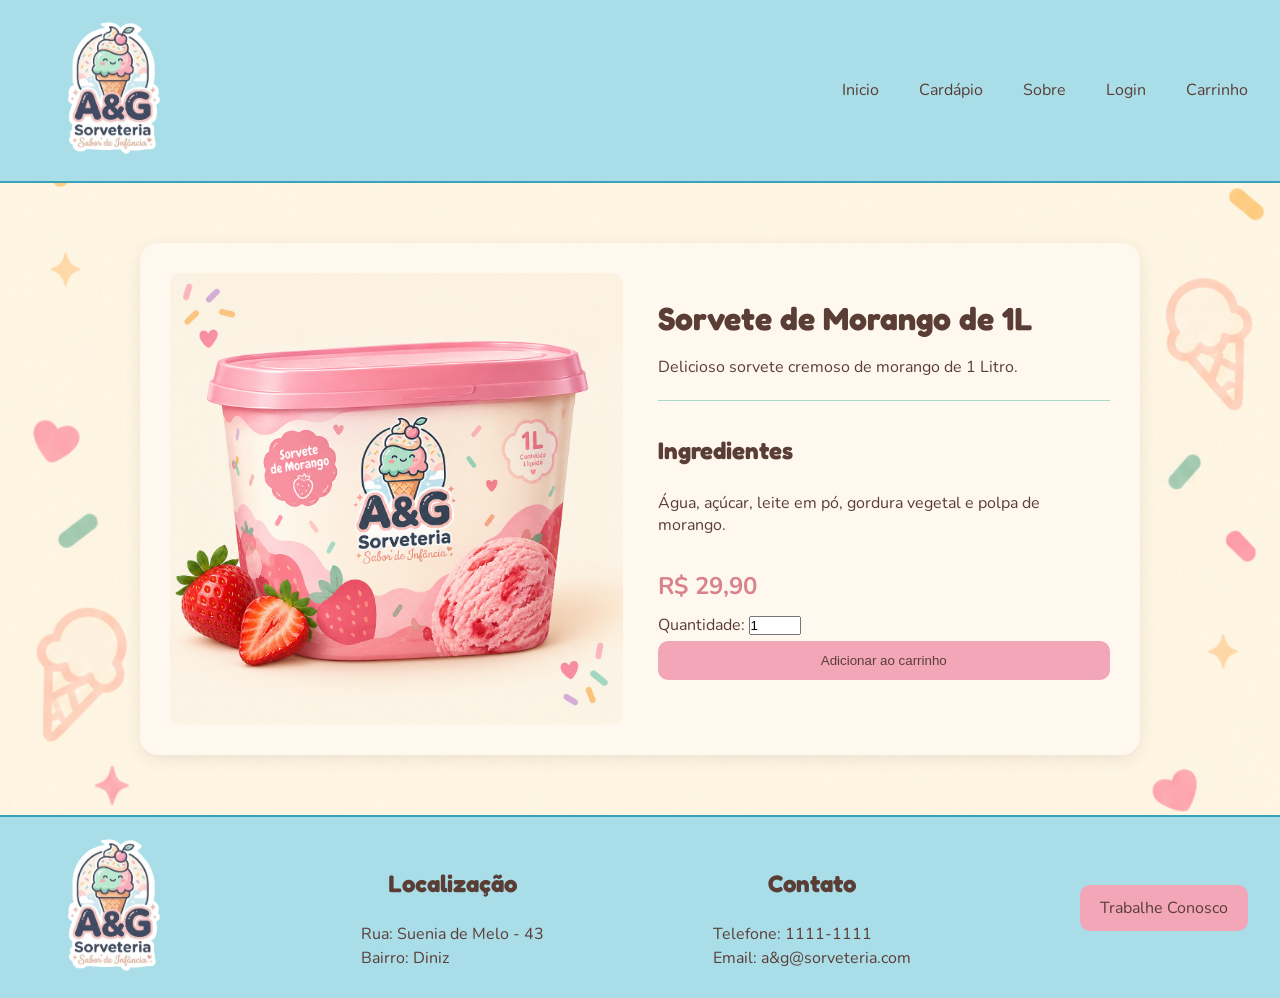
<file: paginas/Produtos/Morango1l.html>
<!DOCTYPE html>
<html lang="pt-br">
<head>
    <meta charset="UTF-8">
    <meta name="viewport" content="width=device-width, initial-scale=1.0">
    <title>A&G Sorveteria</title>
    <link rel="icon" type="imagem/png" href="../../imagens/Logo.png">
    <link rel="stylesheet" href="../../css/style.css">

</head>
<body>
   <header class="cabecalho">
        
        <img class="logo" src="../../imagens/Logo.png" alt="logo da A&G sorveteria">
        
        <nav class="navegacao">
            <ul>
                <li><a href="../../index.html">Inicio</a></li>
                <li><a href="../Cardapio.html">Cardápio</a></li>
                <li><a href="../Sobre.html">Sobre</a></li>
                <li><a href="../Login.html">Login</a></li>
                <li><a href="../Carrinho.html">Carrinho</a></li>
            </ul>
        </nav>
    </header>

    <main class="produto_descricao">
        <img src="../../imagens/morango1l.png" alt="Sorvete de morango de 1 Litro">

        <section class="detalhes">
            <div class="descricao">
                <h1>Sorvete de Morango de 1L</h1>
                <p>Delicioso sorvete cremoso de morango de 1 Litro.</p>
            </div>

            <div class="ingredientes">
                 <h2>Ingredientes</h2>
                <p>Água, açúcar, leite em pó, gordura vegetal e polpa de morango.</p>
            </div>

            <div class="adicionar_carrinho">
                <p class="preco">R$ 29,90</p>

                <form class="compra">
                    <label for="quantidade">Quantidade:</label>
                    <input id="quantidade" name="quantidade" type="number" value="1" min="1" max="100" required>
                    <button type="button" class="botao" id="adicionar-carrinho" data-id="morango1l" data-nome="Sorvete de Morango 1L" data-preco="29.90"  data-imagem="../imagens/morango1l.png">Adicionar ao carrinho</button>
                </form>
            </div>
            
        </section>
    </main>
    
    <footer class="rodape">
        <img class="logo" src="../../imagens/Logo.png" alt="logo da A%G sorveteria">

        <section>
            <h2>Localização</h2>
            <p>Rua: Suenia de Melo - 43</p>
            <p>Bairro: Diniz</p>
        </section>

        <section>
            <h2>Contato</h2>
            <p>Telefone: 1111-1111</p>
            <p>Email: a&g@sorveteria.com</p>
        </section>

        <a class="botao" href="../Trabalhe.html">Trabalhe Conosco</a>
    </footer>

    <div id="mensagem-carrinho">
        Produto adicionado ao carrinho!
    </div>

    <script src="../../js/script.js"></script>

</body>
</html>
</file>
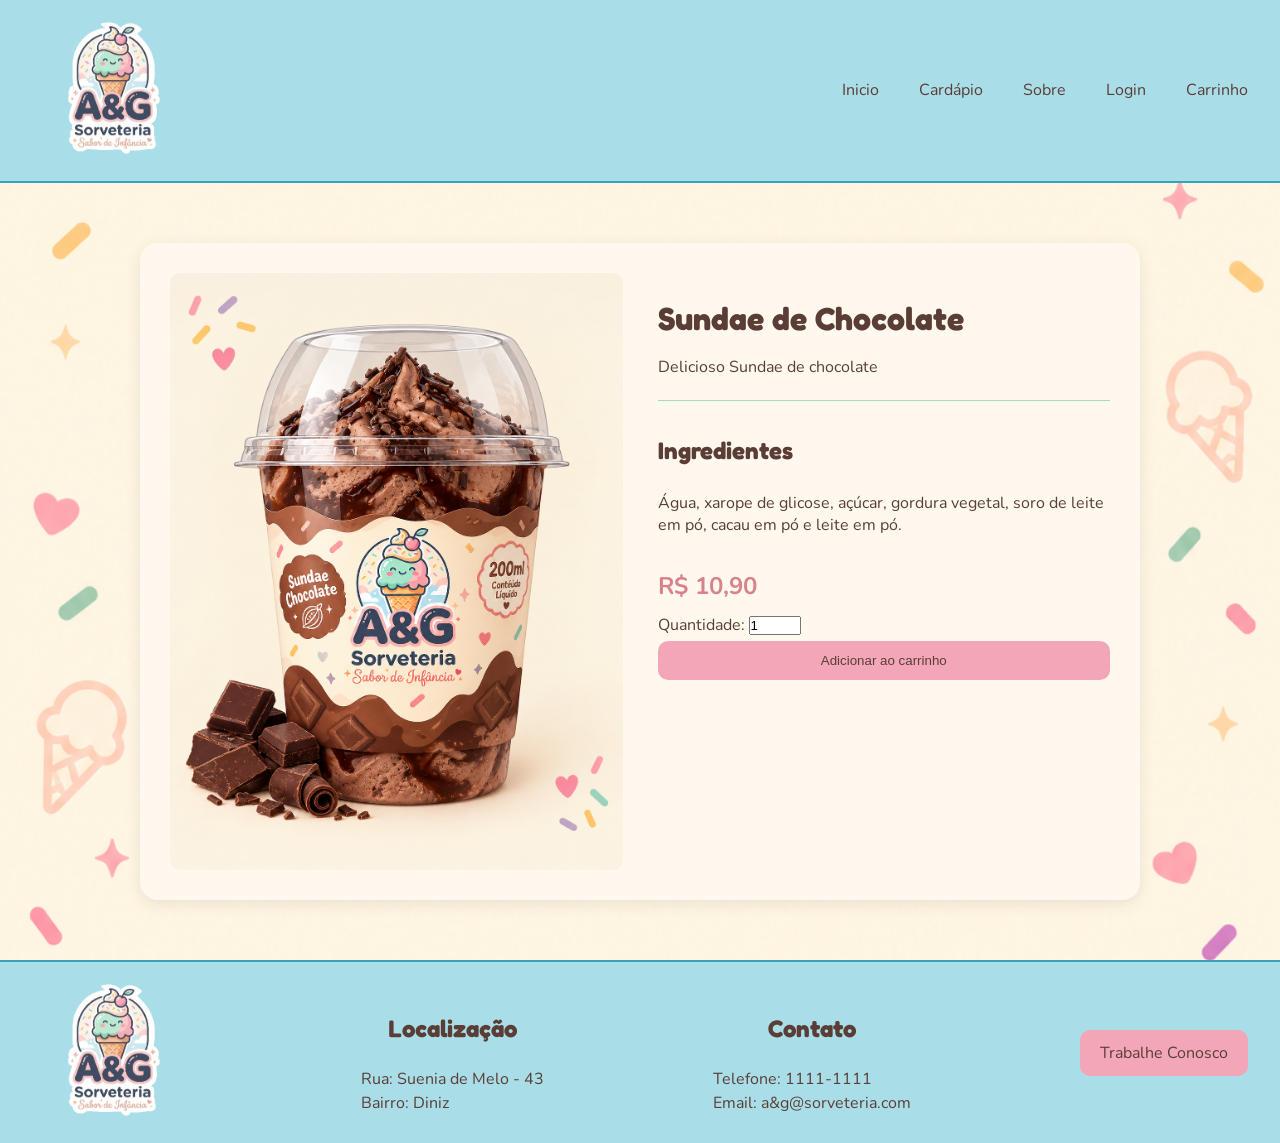
<file: paginas/Produtos/sundae_chocolate.html>
<!DOCTYPE html>
<html lang="pt-br">
<head>
    <meta charset="UTF-8">
    <meta name="viewport" content="width=device-width, initial-scale=1.0">
    <title>A&G Sorveteria</title>
    <link rel="icon" type="imagem/png" href="../../imagens/Logo.png">
    <link rel="stylesheet" href="../../css/style.css">

</head>
<body>
   <header class="cabecalho">
        
        <img class="logo" src="../../imagens/Logo.png" alt="logo da A&G sorveteria">
        
        <nav class="navegacao">
            <ul>
                <li><a href="../../index.html">Inicio</a></li>
                <li><a href="../Cardapio.html">Cardápio</a></li>
                <li><a href="../Sobre.html">Sobre</a></li>
                <li><a href="../Login.html">Login</a></li>
                <li><a href="../Carrinho.html">Carrinho</a></li>
            </ul>
        </nav>
    </header>

    <main class="produto_descricao">
        <img src="../../imagens/sundae_chocolate.png" alt="Sundae de chocolate">

        <section class="detalhes">
            <div class="descricao">
                <h1>Sundae de Chocolate</h1>
                <p>Delicioso Sundae de chocolate</p>
            </div>

            <div class="ingredientes">
                <h2>Ingredientes</h2>
                <p>Água, xarope de glicose, açúcar, gordura vegetal, soro de leite em pó, cacau em pó e leite em pó.</p>
            </div>

            <div class="adicionar_carrinho">
                <p class="preco">R$ 10,90</p>

                <form class="compra">
                    <label for="quantidade">Quantidade:</label>
                    <input id="quantidade" name="quantidade" type="number" value="1" min="1" max="100" required>
                    <button type="button" class="botao" id="adicionar-carrinho" data-id="sundae_chocolate" data-nome="Sorvete de Sundae de Chocolate" data-preco="10.90"  data-imagem="../imagens/sundae_chocolate.png">Adicionar ao carrinho</button>
                </form>
            </div>
        </section>
    </main>
    
    <footer class="rodape">
        <img class="logo" src="../../imagens/Logo.png" alt="logo da A%G sorveteria">

        <section>
            <h2>Localização</h2>
            <p>Rua: Suenia de Melo - 43</p>
            <p>Bairro: Diniz</p>
        </section>

        <section>
            <h2>Contato</h2>
            <p>Telefone: 1111-1111</p>
            <p>Email: a&g@sorveteria.com</p>
        </section>

        <a class="botao" href="../Trabalhe.html">Trabalhe Conosco</a>
    </footer>

    <div id="mensagem-carrinho">
        Produto adicionado ao carrinho!
    </div>

    <script src="../../js/script.js"></script>

</body>
</html>
</file>
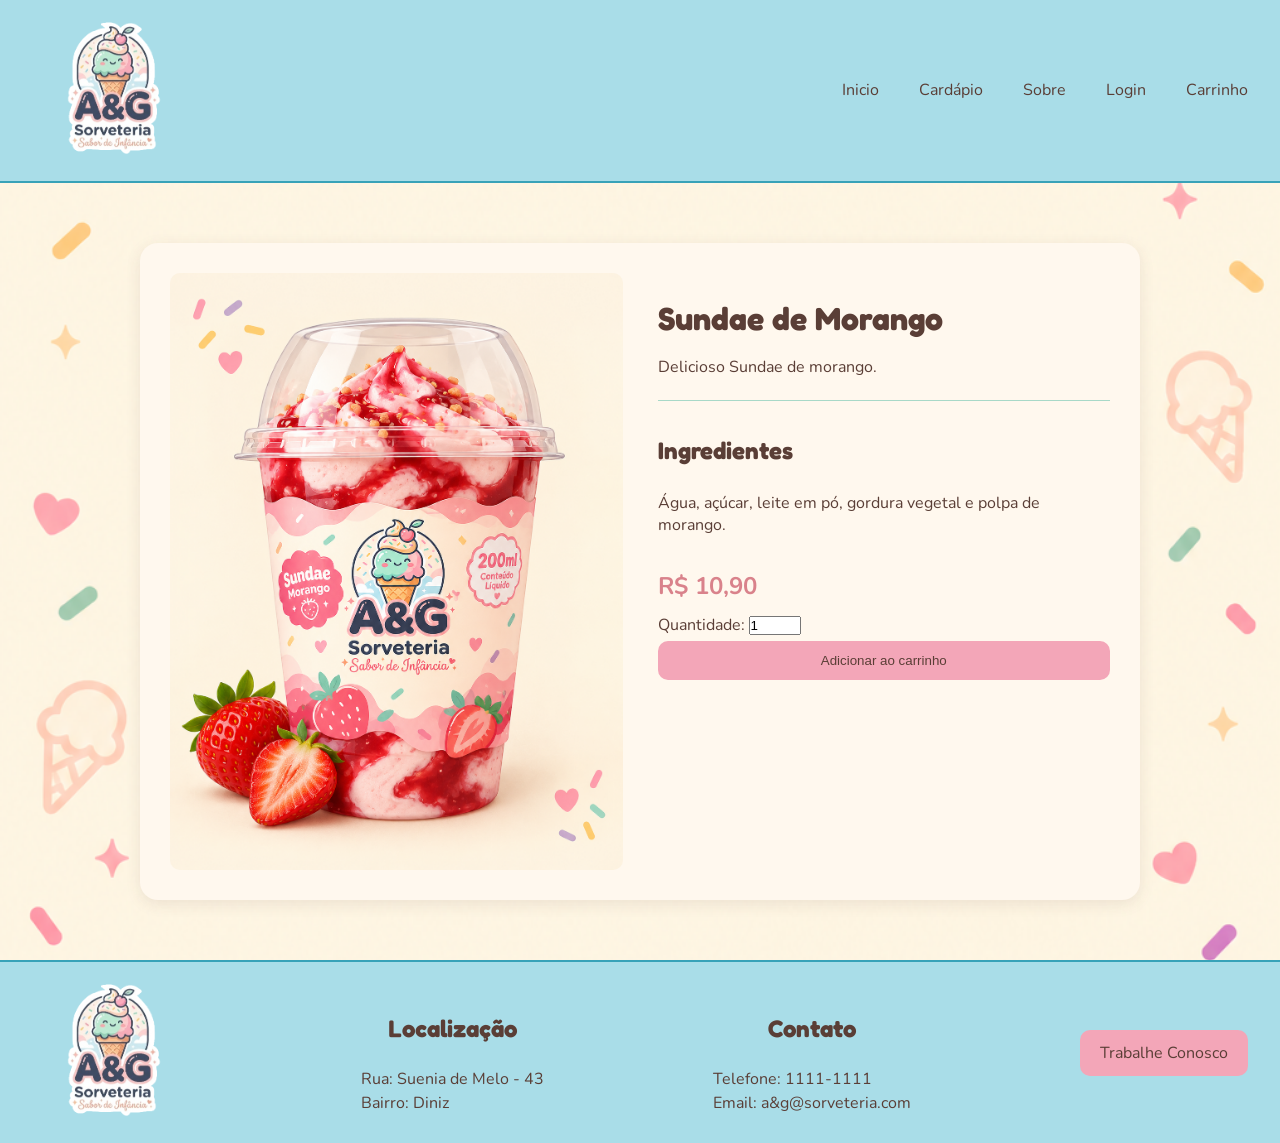
<file: paginas/Produtos/sundae_morango.html>
<!DOCTYPE html>
<html lang="pt-br">
<head>
    <meta charset="UTF-8">
    <meta name="viewport" content="width=device-width, initial-scale=1.0">
    <title>A&G Sorveteria</title>
    <link rel="icon" type="imagem/png" href="../../imagens/Logo.png">
    <link rel="stylesheet" href="../../css/style.css">

</head>
<body>
   <header class="cabecalho">
        
        <img class="logo" src="../../imagens/Logo.png" alt="logo da A&G sorveteria">
        
        <nav class="navegacao">
            <ul>
                <li><a href="../../index.html">Inicio</a></li>
                <li><a href="../Cardapio.html">Cardápio</a></li>
                <li><a href="../Sobre.html">Sobre</a></li>
                <li><a href="../Login.html">Login</a></li>
                <li><a href="../Carrinho.html">Carrinho</a></li>
            </ul>
        </nav>
    </header>

    <main class="produto_descricao">
        <img src="../../imagens/sundae_morango.png" alt="Sundae de morango">

        <section class="detalhes">
            <div class="descricao">
                <h1>Sundae de Morango</h1>
                <p>Delicioso Sundae de morango.</p>
            </div>

            <div class="ingredientes">
                <h2>Ingredientes</h2>
                <p>Água, açúcar, leite em pó, gordura vegetal e polpa de morango.</p>
            </div>

            <div class="adicionar_carrinho">
                <p class="preco">R$ 10,90</p>

                <form class="compra">
                    <label for="quantidade">Quantidade:</label>
                    <input id="quantidade" name="quantidade" type="number" value="1" min="1" max="100" required>
                    <button type="button" class="botao" id="adicionar-carrinho" data-id="sundae_morango" data-nome="Sorvete de Sundae de Morango" data-preco="10.90"  data-imagem="../imagens/sundae_morango.png">Adicionar ao carrinho</button>
                </form>
            </div>
            
        </section>
    </main>
    
    <footer class="rodape">
        <img class="logo" src="../../imagens/Logo.png" alt="logo da A%G sorveteria">

        <section>
            <h2>Localização</h2>
            <p>Rua: Suenia de Melo - 43</p>
            <p>Bairro: Diniz</p>
        </section>

        <section>
            <h2>Contato</h2>
            <p>Telefone: 1111-1111</p>
            <p>Email: a&g@sorveteria.com</p>
        </section>

        <a class="botao" href="../Trabalhe.html">Trabalhe Conosco</a>
    </footer>

    <div id="mensagem-carrinho">
        Produto adicionado ao carrinho!
    </div>

    <script src="../../js/script.js"></script>

</body>
</html>
</file>
<file: css/style.css>
@import url('https://fonts.googleapis.com/css2?family=Fredoka:wght@400;500;600;700&family=Nunito:wght@400;500;600;700&display=swap');

*{
    margin: 0;
    padding: 0;
    box-sizing: border-box;
}

:root {
    --cor-principal: #A9DDE8;
    --cor-background: #FFF8EE;
    --cor-texto: #5a3e36;
    --cor-cards: #F6C4A8;
    --cor-destaque: #354052;
    --cor-botoes: #F3A6B8;
    --cor-hover: #D9828B;
    --cor-detalhes: #A8D9C8;
}

body {
    display: flex;
    flex-direction: column;
    justify-content: space-between;


    background-repeat: no-repeat;
    background-position: center center;
    background-size: cover;
    background-image: url(../imagens/back.png);
    color: var(--cor-texto);
    font-family: 'Nunito', sans-serif;
    min-height: 100vh;
}

main {
    margin: 100px 2%;
}

h1, h2, h3 {
    display: flex;
    justify-content: center;

    font-family: 'Fredoka', sans-serif;
    margin-bottom: 25px;
    margin-top: 25px;
}

p {
    margin: 2px 0;
}

h1 {
    font-size: 3.5em;
}

input:focus, button:focus, a:focus {
    outline: 3px solid var(--cor-destaque);
}

.botao{
    padding: 12px 20px;
    border: none;
    border-radius: 10px;

    background-color: var(--cor-botoes);
    text-decoration: none;
    color: var(--cor-texto);
}

.botao:hover {
    background-color: var(--cor-hover);
}


/* Rodape*/

.rodape {
    display: flex;
    justify-content: space-between;
    gap: 2em;
    flex-wrap: wrap;
    align-items: center;

    padding-left: 2rem;
    padding-right: 2rem;
    margin-top: 20px;
    
    background-color: var(--cor-principal);
    border-top: 2px solid #38a2b8;
}

/* Cabeçalho */

.cabecalho {
    display: flex;
    align-items: center;
    justify-content: space-between;
    flex-wrap: wrap;

    background-color: var(--cor-principal);
    padding-left: 2rem;
    padding-right: 2rem;
    margin-bottom: 20px;
    border-bottom: 2px solid #38a2b8;
}

.navegacao ul {
    display: flex;
    gap: 40px;
    list-style: none;
    flex-wrap: wrap;
}

.navegacao a{
    text-decoration: none;
    color: var(--cor-texto);
}

.logo {
    width: 10rem;
}


/* Principal */

.destaques > h1 {
    margin-top: 100px;
    margin-bottom: 90px;
}

.banner{
    width: 100%;
    max-height: 600px;
}

.cards {
    display: flex;
    justify-content: center;
    gap: 100px;
    flex-wrap: wrap;
} 

.cards img {
    width: 100%;
    max-height: 450px;
    border-radius: 10px;
}

.cards article{
    display: flex;
    flex-direction: column;
    align-items: center;

    background-color: var(--cor-cards);
    padding: 20px;
    width: 20vw;
    border-radius: 10%;
    transition: 0.3s;
    
}

.cards article:hover{
    transform: translateY(-5px);
}

.cards a{
    text-decoration: none;
    color: var(--cor-texto);

}


/*Cardápio*/

.sabores {
    display: flex;
    justify-content: space-around;
    gap: 100px;
    flex-wrap: wrap;
    align-items: flex-start;

} 

.sabores article{
    display: flex;
    flex-direction: column;
    justify-content:  space-between;
    align-items: center;

    padding: 20px;
    background-color: var(--cor-cards);
    width: 25em;
    height: 50%;
    border-radius: 10px;
    box-shadow: 1px var(--cor-detalhes);
    transition: 0.3s;   
}

.sabores article:hover{
    transform: translateY(-5px);
}

.sabores div {
    display: flex;
    flex-direction: column;
    align-items: center;
}

.sabores img {
    width: 100%;
    max-height: 450px;
    border-radius: 10px;
}

.sabores a{
    text-decoration: none;
    color: var(--cor-texto);
}

.cardapio h1{
    font-size: 3em;
}

.sabores p{
    font-weight: bold;
}

.sabores h2 {
    font-size: 1.5em;
}

.sabores p {
    font-size: 1em;
}

.busca {
    display: flex;
    justify-content: flex-start;
    align-items: center;
    flex-wrap: wrap;
    gap: 10px;

    border-radius: 10%;
    margin-bottom: 100px;
}

.busca label{
    flex-basis: 100%;
    font-weight: bold;
    font-size: 1.5em
}

.busca input {
    flex: 1;
    min-width: 0;

    padding: 12px;
    border: 1px solid #dddddd;
    border-radius: 10px;
}



/* Produto */

.produto_descricao {
    display: grid;
    grid-template-columns: minmax(0, 1fr) minmax(0, 1fr);
    align-items: center;
    gap: 35px;

    width: min(1000px, 92%);
    margin: 40px auto;
    padding: 30px;

    background-color: var(--cor-background);
    border-radius: 18px;
    box-shadow: 0 4px 15px rgba(90, 62, 54, 0.10);
}

.produto_descricao h1 {
    margin-bottom: 15px;
    font-size: 2em;
    line-height: 1.3;
}

.produto_descricao img {
    width: 100%;
    max-height: 600px;
    border-radius: 10px;
}

.detalhes {
    display: flex;
    flex-direction: column;
    justify-content: flex-start;

    gap: 10px;

    height: 100%;
}

.descricao {
    display: flex;
    flex-direction: column;
    align-items: flex-start;

    padding-bottom: 20px;

    border-bottom: 1px solid var(--cor-detalhes);
}

.ingredientes {
    display: flex;
    flex-direction: column;
    align-items: flex-start;

    padding-bottom: 20px;
    font-size: 1em;
}

.adicionar_carrinho {
    display: flex;
    flex-direction: column;
    gap: 10px

}

.preco {
    font-weight: bold;
    font-size: 1.5em;
    color: var(--cor-hover);
}


.compra button {
    margin-top: 5px;
    width: 100%;
}

#mensagem-carrinho {
    position: fixed;
    top: 20px;
    right: 20px;

    background-color: var(--cor-destaque);
    color: white;

    padding: 15px 25px;
    border-radius: 10px;

    font-size: 16px;
    font-family: 'Fredoka', sans-serif;;
    box-shadow: 0 4px 10px rgba(0, 0, 0, 0.2);

    opacity: 0;
    visibility: hidden;
    transform: translateY(-10px);

    transition: 0.3s;
    z-index: 1000;
}

#mensagem-carrinho.mostrar {
    opacity: 1;
    visibility: visible;
    transform: translateY(0);
}

/* Login e cadastro*/

.aba_login, .aba_cadastro  {
    display: flex;
    justify-content: center;
    align-items: center;

    min-width: 100%;
}

.login, .cadastro {
    background-color: var(--cor-cards);
    width: 50%;

    padding: 20px;
    border-radius: 10px;
    box-shadow: 0 4px 6px rgba(0, 0, 0, 0.1);
}

.fazer_login, .fazer_cadastro{
    display: flex;
    flex-direction: column;
    flex-wrap: wrap;
    justify-content: center;
    gap: 10px;
}

.fazer_login input, .fazer_cadastro input{
    display: flex;
    min-width: 0;
    width: 100%;

    margin-bottom: 20px;
    padding: 10px;
    border: 1px solid #dddddd;
    border-radius: 10px;
}

.fazer_login fieldset, .fazer_cadastro fieldset{
    border: none;
    border-radius: 10px;
    padding: 10px;
}

.fazer_login legend, .fazer_cadastro legend{
    font-size: 1.5rem;
}

.fazer_login input::placeholder, .fazer_cadastro input::placeholder{
    font-size: 1rem;
    color: #666363;
}

.cadastre, .entrar {
    margin-top: 10px;
    font-size: 0.8em;
}

.mensagem_erro {
    display: none;

    height: 4 vh;
    width: 100%;

    color: #c0392b;
    font-size: 14px;
    font-weight: bold;
    border-radius: 18px;
}

.mensagem_erro.mostrar {
    display: block;
}

/* Carrinho */ 

.aba_carrinho {
    display: flex;
    flex-direction: column;

    height: 100%;
    min-height: 100vh;
    border-radius: 10px;
    background-color: var(--cor-background);
    padding: 20px;
    box-shadow: 0 4px 6px rgba(0, 0, 0, 0.1);
}

.carrinho {
    display: flex;
    flex-direction: column;
    flex: 1
}


.continuar{
    display: flex;
    justify-content: space-between;
    align-items: center;
    border-top: 1px solid var(--cor-detalhes);
    padding-top: 20px;
    margin-top: auto;

}

.carrinho p {
    color: color-mix(in srgb, var(--cor-texto) 70%, transparent);
    font-size: 2em;
}


.continuar a{
    width: 20%;
    text-align: center;
}

.botao.desabilitado{
    background-color: #ccc;
    color: #777;
    cursor: not-allowed;
    pointer-events: none;
    opacity: 0.7;
}

/* Produto carrinho */
.item-carrinho {
    display: flex;
    align-items: center;

    gap: 20px;
    width: 100%;
    height: 10rem;

    padding: 20px;
    margin-bottom: 15px;
    background-color: #fff;
    border-radius: 12px;
    box-shadow: 0 4px 6px rgba(0, 0, 0, 0.1);
}

.quantidade{
    margin-left: auto;
}

.quantidade button{
    font-size: 1.3rem;
}

.item-carrinho img {
    width: 110px;
    height: 110px;
    object-fit: contain;
    border-radius: 10px;
}

.info-produto {
    display: flex;
    flex-direction: column;
    gap: 8px;
}

.info-produto h3 {
    font-size: 1.5rem;
    color: var(--cor-texto);
    margin: 0;
}

.info-produto p {
    font-size: 20px;
    margin: 0;
    color: var(--cor-texto);
}

/* Trabalhe conosco */

.trabalhe  {
    display: flex;
    justify-content: center;
    align-items: center;

    min-width: 100%;
}

.curriculo {
    background-color: var(--cor-cards);
    width: 50%;

    padding: 20px;
    border-radius: 10px;
    box-shadow: 0 4px 6px rgba(0, 0, 0, 0.1);
}

.enviar_curriculo{
    display: flex;
    flex-direction: column;
    flex-wrap: wrap;
    justify-content: center;
    gap: 10px;
}

.enviar_curriculo input{
    display: flex;
    min-width: 0;
    width: 100%;

    margin-bottom: 20px;
    padding: 10px;
    border: 1px solid #dddddd;
    border-radius: 10px;
}

.enviar_curriculo label{
    font-size: 1.5rem;
}

/* Pedido */

.aba_pedido {
    display: flex;
    flex-direction: column;

    height: 100%;
    min-height: 100vh;
    border-radius: 10px;
    background-color: var(--cor-background);
    padding: 20px;
    box-shadow: 0 4px 6px rgba(0, 0, 0, 0.1);
}

.pedido {
    display: flex;
    flex-direction: column;
    flex: 1
}

.finalizar{
    display: flex;
    flex-direction: column;
    justify-content: space-between;
    border-top: 1px solid var(--cor-detalhes);

    margin-top: auto;
}

.finalizar form {
    display: flex;
    flex-direction: column;
    gap: 20px;
}

.finalizar fieldset{
    display: flex;
    flex-direction: column;
    border: none;
}

.cupom {
    display: flex;
    flex-direction: column;
    gap: 10px;
}

.cupom label{
    font-weight: bold;
}

.cupom input{
    display: flex;
    min-width: 0;
    width: 100%;

    margin-bottom: 20px;
    padding: 10px;
    border: 1px solid #dddddd;
    border-radius: 10px;
}


/* Sobre */

.sobre{
    width: 100%;
    display: flex;
    flex-direction: column;
    justify-content: center;
    align-items: center;
}

.historia {
    padding: 20px;
    text-align: justify;
    width: 70%;

    background-color: var(--cor-background);
    border-radius: 10px;
    box-shadow: 0 4px 6px rgba(0, 0, 0, 0.1);
}

.historia p {
    font-size: 1.5em;
}
</file>
